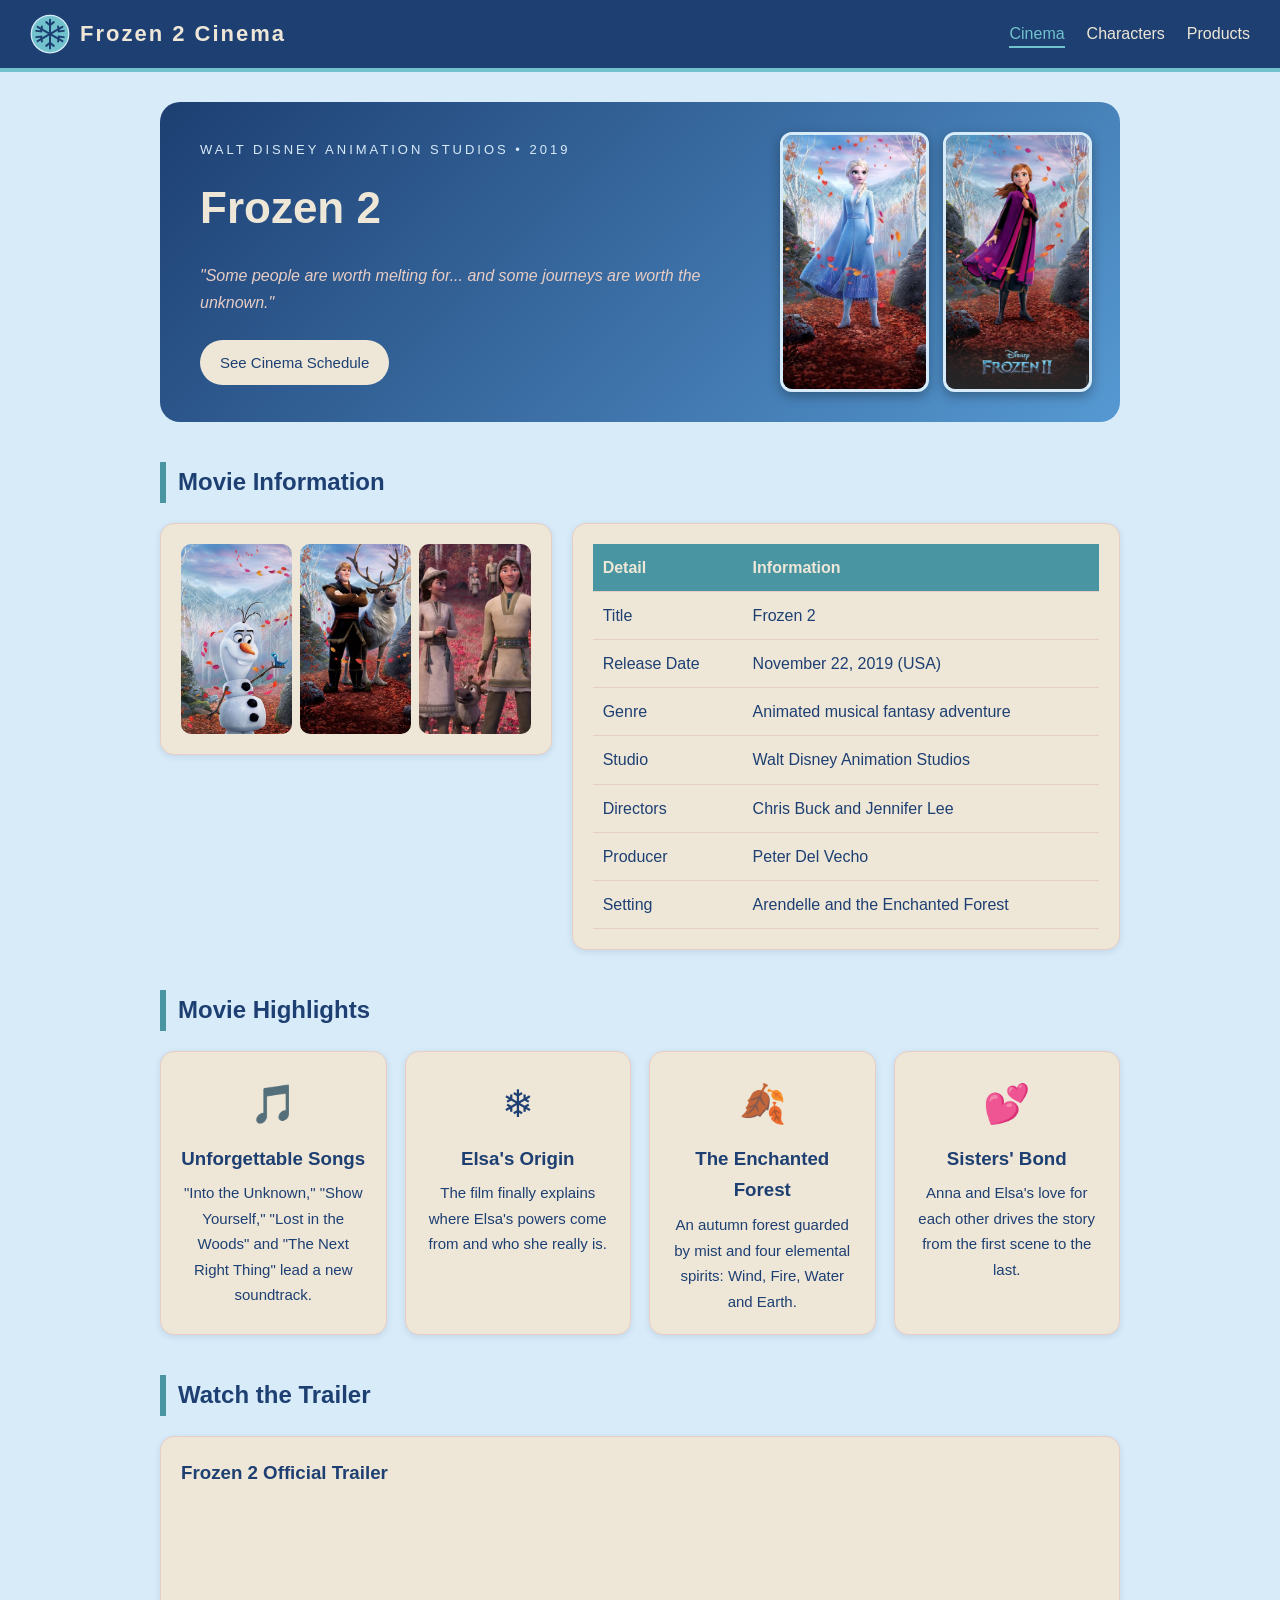
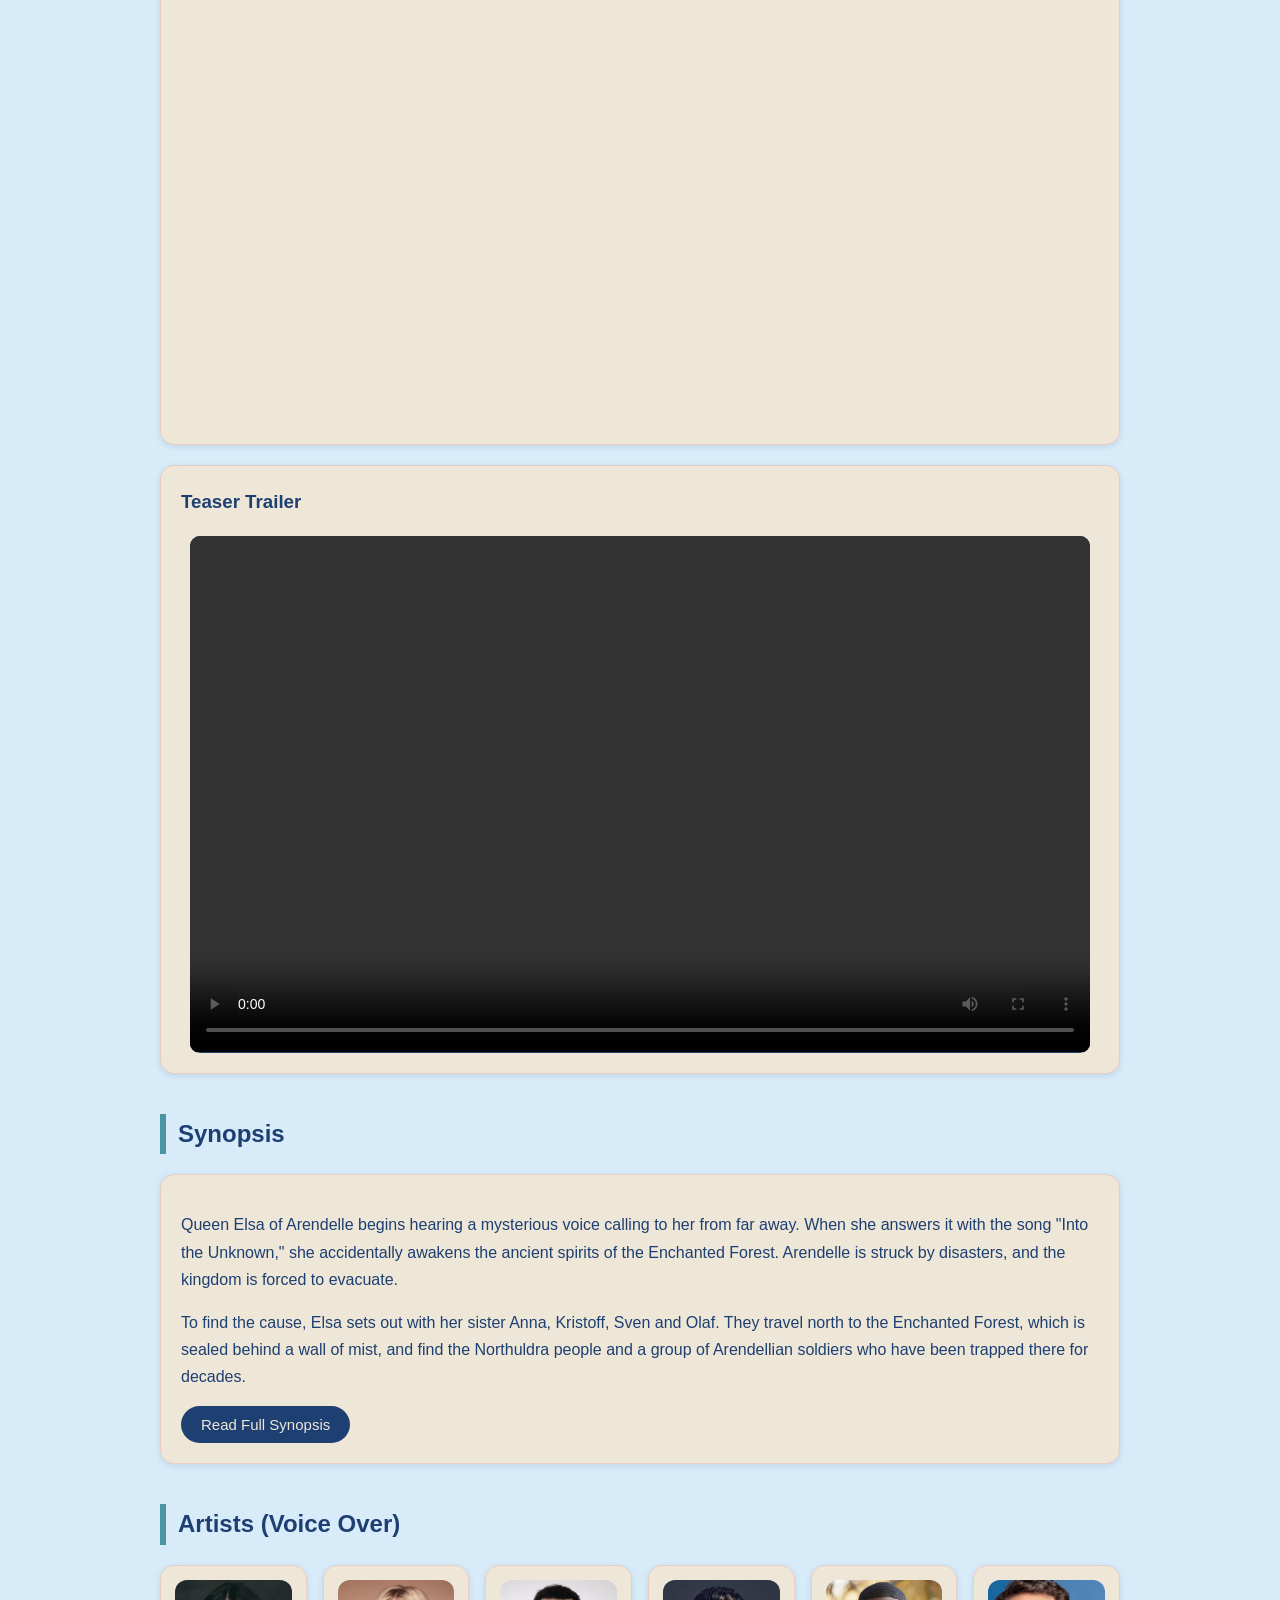
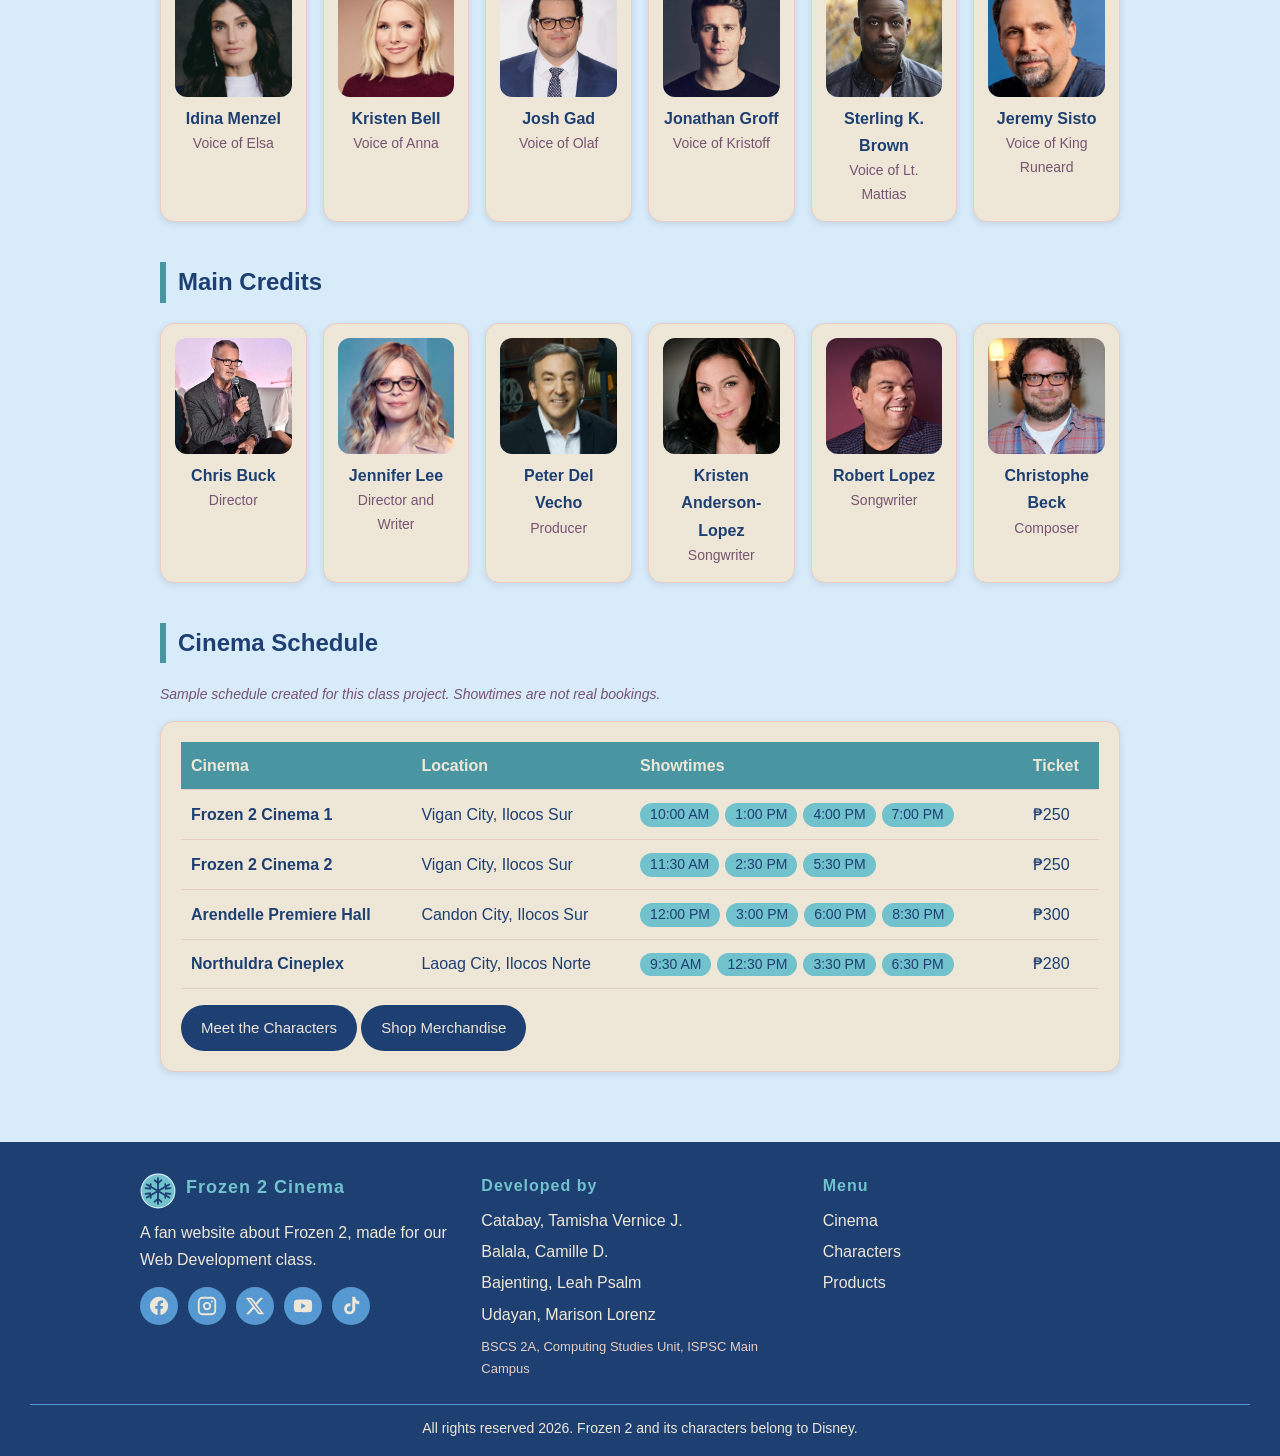
<file: index.html>
<!DOCTYPE html>
<html lang="en">
<head>
    <meta charset="UTF-8">
    <meta name="author" content="Camille">
    <meta name="viewport" content="width=device-width, initial-scale=1.0">
    <title>Frozen 2 | Feature</title>
    <link rel="stylesheet" href="css/main.css">
</head>
<body>
    <header class="top-header">
        <a class="brand" href="index.html">
            <img class="brand-logo" src="media/logo.svg" alt="Frozen 2 Cinema logo">
            <h1>Frozen 2 Cinema</h1>
        </a>
        <nav class="navbar">
            <ul class="nav-list">
                <li><a href="index.html#cinema" class="active">Cinema</a></li>
                <li><a href="characters.html">Characters</a></li>
                <li><a href="products.html">Products</a></li>
            </ul>
        </nav>
    </header>

    <div class="page-wrap">

        <section class="hero hero-split">
            <div class="hero-text">
                <p class="eyebrow">Walt Disney Animation Studios &bull; 2019</p>
                <h2>Frozen 2</h2>
                <p class="tagline">"Some people are worth melting for... and some journeys are worth the unknown."</p>
                <a class="btn btn-light" href="#cinema">See Cinema Schedule</a>
            </div>
            <div class="hero-art">
                <img src="media/characters/elsa.jpg" alt="Elsa in Frozen 2 poster art">
                <img src="media/characters/anna.jpg" alt="Anna in Frozen 2 poster art">
            </div>
        </section>

        <h2 class="section-title" id="info">Movie Information</h2>
        <section class="info-layout">
            <div class="card info-gallery">
                <img src="media/characters/olaf.jpg" alt="Olaf from Frozen 2">
                <img src="media/characters/kristoff-sven.jpg" alt="Kristoff and Sven from Frozen 2">
                <img src="media/characters/honeymaren-ryder.jpg" alt="Honeymaren and Ryder from Frozen 2">
            </div>
            <div class="card">
                <table>
                    <thead><tr><th>Detail</th><th>Information</th></tr></thead>
                    <tbody>
                        <tr><td>Title</td><td>Frozen 2</td></tr>
                        <tr><td>Release Date</td><td>November 22, 2019 (USA)</td></tr>
                        <tr><td>Genre</td><td>Animated musical fantasy adventure</td></tr>
                        <tr><td>Studio</td><td>Walt Disney Animation Studios</td></tr>
                        <tr><td>Directors</td><td>Chris Buck and Jennifer Lee</td></tr>
                        <tr><td>Producer</td><td>Peter Del Vecho</td></tr>
                        <tr><td>Setting</td><td>Arendelle and the Enchanted Forest</td></tr>
                    </tbody>
                </table>
            </div>
        </section>

        <h2 class="section-title" id="highlights">Movie Highlights</h2>
        <section class="highlight-grid">
            <div class="card highlight"><span class="hl-icon">&#127925;</span><h3>Unforgettable Songs</h3><p>"Into the Unknown," "Show Yourself," "Lost in the Woods" and "The Next Right Thing" lead a new soundtrack.</p></div>
            <div class="card highlight"><span class="hl-icon">&#10052;</span><h3>Elsa's Origin</h3><p>The film finally explains where Elsa's powers come from and who she really is.</p></div>
            <div class="card highlight"><span class="hl-icon">&#127810;</span><h3>The Enchanted Forest</h3><p>An autumn forest guarded by mist and four elemental spirits: Wind, Fire, Water and Earth.</p></div>
            <div class="card highlight"><span class="hl-icon">&#128149;</span><h3>Sisters' Bond</h3><p>Anna and Elsa's love for each other drives the story from the first scene to the last.</p></div>
        </section>

        <h2 class="section-title" id="videos">Watch the Trailer</h2>
        <section class="video-grid">
            <div class="card featured-video">
                <h3>Frozen 2 Official Trailer</h3>
                <div class="video-frame">
                    <iframe src="https://www.youtube.com/embed/bwzLiQZDw2I" title="Frozen 2 official trailer"
                        allow="accelerometer; autoplay; clipboard-write; encrypted-media; gyroscope; picture-in-picture" allowfullscreen></iframe>
                </div>
            </div>
            <div class="card featured-video" id="teaserBox">
                <h3>Teaser Trailer</h3>
                <div class="video-frame">
                    <video id="teaserVideo" controls preload="metadata">
                        <source src="media/videos/trailer.mp4" type="video/mp4">
                        Your browser does not support the video tag.
                    </video>
                </div>
            </div>
        </section>

        <h2 class="section-title" id="synopsis">Synopsis</h2>
        <section class="card">
            <p>
                Queen Elsa of Arendelle begins hearing a mysterious voice calling to her from far away. When she
                answers it with the song "Into the Unknown," she accidentally awakens the ancient spirits of the
                Enchanted Forest. Arendelle is struck by disasters, and the kingdom is forced to evacuate.
            </p>
            <p>
                To find the cause, Elsa sets out with her sister Anna, Kristoff, Sven and Olaf. They travel
                north to the Enchanted Forest, which is sealed behind a wall of mist, and find the Northuldra
                people and a group of Arendellian soldiers who have been trapped there for decades.
            </p>

            <div id="synopsisMore" class="hidden">
                <p>
                    They learn that the conflict began when a dam, a "gift" from Elsa and Anna's grandfather,
                    King Runeard, to the Northuldra, ended in a fight that killed him. The spirits of the
                    forest (Wind, Fire, Water and Earth) grew angry and sealed the forest in mist. Elsa
                    discovers that her mother, Queen Iduna, was a Northuldra woman who once saved their
                    father, Agnarr, from that fight.
                </p>
                <p>
                    Elsa follows the voice to Ahtohallan, a legendary glacier that holds the memories of the
                    past. There she learns the truth about the dam and about herself: she is the "fifth spirit,"
                    the bridge between humans and nature. But the journey costs her: Elsa freezes in
                    Ahtohallan, and Olaf fades away, which makes Anna believe her sister is gone.
                </p>
                <p>
                    Heartbroken but determined to do "the next right thing," Anna destroys the dam to set the
                    forest free. The flood heads for Arendelle until Elsa, thawed, holds back the wave. The
                    mist lifts, the Northuldra and Arendelle are at peace, Olaf returns, Anna becomes Queen
                    of Arendelle, and Elsa chooses to stay in the Enchanted Forest as its protector.
                </p>
                <p class="note">Spoiler warning: the full plot is shown above.</p>
            </div>

            <button id="synopsisBtn" class="btn" onclick="toggleSynopsis()">Read Full Synopsis</button>
        </section>

        <h2 class="section-title" id="artists">Artists (Voice Over)</h2>
        <section class="person-grid">
                <div class="card person-card">
                    <div class="person-photo"><img src="media/characters/IDINA.jpg" alt="Idina Menzel"></div>
                    <h3>Idina Menzel</h3>
                    <p class="job">Voice of Elsa</p>
                </div>
                <div class="card person-card">
                    <div class="person-photo"><img src="media/characters/Kristine.jpg" alt="Kristen Bell"></div>
                    <h3>Kristen Bell</h3>
                    <p class="job">Voice of Anna</p>
                </div>
                <div class="card person-card">
                    <div class="person-photo"><img src="media/characters/Josh.jpg" alt="Josh Gad"></div>
                    <h3>Josh Gad</h3>
                    <p class="job">Voice of Olaf</p>
                </div>
                <div class="card person-card">
                    <div class="person-photo"><img src="media/characters/Jonathan.jpg" alt="Jonathan Groff"></div>
                    <h3>Jonathan Groff</h3>
                    <p class="job">Voice of Kristoff</p>
                </div>
                <div class="card person-card">
                    <div class="person-photo"><img src="media/characters/Sterling.jpg" alt="Sterling K. Brown"></div>
                    <h3>Sterling K. Brown</h3>
                    <p class="job">Voice of Lt. Mattias</p>
                </div>
                <div class="card person-card">
                    <div class="person-photo"><img src="media/characters/Jeremy.jpg" alt="Jeremy Sisto"></div>
                    <h3>Jeremy Sisto</h3>
                    <p class="job">Voice of King Runeard</p>
                </div>
        </section>

        <h2 class="section-title" id="credits">Main Credits</h2>
        <section class="person-grid">
                <div class="card person-card">
                    <div class="person-photo"><img src="media/characters/Chris_Buck.jpg" alt="Chris Buck"></div>
                    <h3>Chris Buck</h3>
                    <p class="job">Director</p>
                </div>
                <div class="card person-card">
                    <div class="person-photo"><img src="media/characters/Jennifer.jpg" alt="Jennifer Lee"></div>
                    <h3>Jennifer Lee</h3>
                    <p class="job">Director and Writer</p>
                </div>
                <div class="card person-card">
                    <div class="person-photo"><img src="media/characters/Peter.jpg" alt="Peter Del Vecho"></div>
                    <h3>Peter Del Vecho</h3>
                    <p class="job">Producer</p>
                </div>
                <div class="card person-card">
                    <div class="person-photo"><img src="media/characters/Kristen_Anderson.jpg" alt="Kristen Anderson-Lopez"></div>
                    <h3>Kristen Anderson-Lopez</h3>
                    <p class="job">Songwriter</p>
                </div>
                <div class="card person-card">
                    <div class="person-photo"><img src="media/characters/Robert.jpg" alt="Robert Lopez"></div>
                    <h3>Robert Lopez</h3>
                    <p class="job">Songwriter</p>
                </div>
                <div class="card person-card">
                    <div class="person-photo"><img src="media/characters/Christophe.jpg" alt="Christophe Beck"></div>
                    <h3>Christophe Beck</h3>
                    <p class="job">Composer</p>
                </div>
        </section>

        <h2 class="section-title" id="cinema">Cinema Schedule</h2>
        <p class="note">Sample schedule created for this class project. Showtimes are not real bookings.</p>
        <section class="card">
            <div class="table-scroll">
            <table class="schedule">
                <thead>
                    <tr><th>Cinema</th><th>Location</th><th>Showtimes</th><th>Ticket</th></tr>
                </thead>
                <tbody>
                    <tr><td>Frozen 2 Cinema 1</td><td>Vigan City, Ilocos Sur</td><td><span class="time">10:00 AM</span><span class="time">1:00 PM</span><span class="time">4:00 PM</span><span class="time">7:00 PM</span></td><td>&#8369;250</td></tr>
                    <tr><td>Frozen 2 Cinema 2</td><td>Vigan City, Ilocos Sur</td><td><span class="time">11:30 AM</span><span class="time">2:30 PM</span><span class="time">5:30 PM</span></td><td>&#8369;250</td></tr>
                    <tr><td>Arendelle Premiere Hall</td><td>Candon City, Ilocos Sur</td><td><span class="time">12:00 PM</span><span class="time">3:00 PM</span><span class="time">6:00 PM</span><span class="time">8:30 PM</span></td><td>&#8369;300</td></tr>
                    <tr><td>Northuldra Cineplex</td><td>Laoag City, Ilocos Norte</td><td><span class="time">9:30 AM</span><span class="time">12:30 PM</span><span class="time">3:30 PM</span><span class="time">6:30 PM</span></td><td>&#8369;280</td></tr>
                </tbody>
            </table>
            </div>
            <p style="margin-bottom:0"><a class="btn" href="characters.html">Meet the Characters</a> <a class="btn" href="products.html">Shop Merchandise</a></p>
        </section>
    </div>

    <footer class="footer">
        <div class="footer-grid">
            <div class="footer-col">
                <div class="footer-brand">
                    <img class="brand-logo" src="media/logo.svg" alt="Frozen 2 Cinema logo">
                    <h4>Frozen 2 Cinema</h4>
                </div>
                <p>A fan website about Frozen 2, made for our Web Development class.</p>
                <div class="socials"><a class="social" href="https://www.facebook.com/" target="_blank" rel="noopener" aria-label="Facebook" title="Facebook"><svg viewBox="0 0 24 24" width="22" height="22" fill="currentColor" aria-hidden="true"><path d="M22 12a10 10 0 1 0-11.6 9.9v-7H7.9V12h2.5V9.8c0-2.5 1.5-3.9 3.8-3.9 1.1 0 2.2.2 2.2.2v2.5h-1.3c-1.2 0-1.6.8-1.6 1.6V12h2.8l-.4 2.9h-2.3v7A10 10 0 0 0 22 12z"/></svg></a><a class="social" href="https://www.instagram.com/" target="_blank" rel="noopener" aria-label="Instagram" title="Instagram"><svg viewBox="0 0 24 24" width="22" height="22" fill="currentColor" aria-hidden="true"><path d="M7 2h10a5 5 0 0 1 5 5v10a5 5 0 0 1-5 5H7a5 5 0 0 1-5-5V7a5 5 0 0 1 5-5zm0 2a3 3 0 0 0-3 3v10a3 3 0 0 0 3 3h10a3 3 0 0 0 3-3V7a3 3 0 0 0-3-3H7zm5 3.5a4.5 4.5 0 1 1 0 9 4.5 4.5 0 0 1 0-9zm0 2a2.5 2.5 0 1 0 0 5 2.5 2.5 0 0 0 0-5zM17.3 5.9a1.1 1.1 0 1 1 0 2.2 1.1 1.1 0 0 1 0-2.2z"/></svg></a><a class="social" href="https://x.com/" target="_blank" rel="noopener" aria-label="X" title="X"><svg viewBox="0 0 24 24" width="22" height="22" fill="currentColor" aria-hidden="true"><path d="M17.8 3h3.1l-6.8 7.7L22 21h-6.2l-4.9-6.4L5.3 21H2.2l7.3-8.3L2 3h6.4l4.4 5.8L17.8 3zm-1.1 16.2h1.7L7.3 4.7H5.5l11.2 14.5z"/></svg></a><a class="social" href="https://www.youtube.com/" target="_blank" rel="noopener" aria-label="YouTube" title="YouTube"><svg viewBox="0 0 24 24" width="22" height="22" fill="currentColor" aria-hidden="true"><path d="M21.6 7.2a2.5 2.5 0 0 0-1.8-1.8C18.2 5 12 5 12 5s-6.2 0-7.8.4A2.5 2.5 0 0 0 2.4 7.2C2 8.8 2 12 2 12s0 3.2.4 4.8a2.5 2.5 0 0 0 1.8 1.8C5.8 19 12 19 12 19s6.2 0 7.8-.4a2.5 2.5 0 0 0 1.8-1.8c.4-1.6.4-4.8.4-4.8s0-3.2-.4-4.8zM10 15V9l5.2 3L10 15z"/></svg></a><a class="social" href="https://www.tiktok.com/" target="_blank" rel="noopener" aria-label="TikTok" title="TikTok"><svg viewBox="0 0 24 24" width="22" height="22" fill="currentColor" aria-hidden="true"><path d="M16.6 2h-3.2v13.2a2.9 2.9 0 1 1-2.9-2.9c.3 0 .6 0 .9.1V9a6.1 6.1 0 1 0 5.2 6V8.6a7.5 7.5 0 0 0 4.4 1.4V6.8a4.4 4.4 0 0 1-4.4-4.8z"/></svg></a></div>
            </div>
            <div class="footer-col">
                <h4>Developed by</h4>
                <ul>
                    <li>Catabay, Tamisha Vernice J.</li>
                    <li>Balala, Camille D.</li>
                    <li>Bajenting, Leah Psalm</li>
                    <li>Udayan, Marison Lorenz</li>
                </ul>
                <p class="small">BSCS 2A, Computing Studies Unit, ISPSC Main Campus</p>
            </div>
            <div class="footer-col">
                <h4>Menu</h4>
                <ul>
                    <li><a href="index.html#cinema">Cinema</a></li>
                    <li><a href="characters.html">Characters</a></li>
                    <li><a href="products.html">Products</a></li>
                </ul>
            </div>
        </div>
        <p class="copy">All rights reserved 2026. Frozen 2 and its characters belong to Disney.</p>
    </footer>

    <script src="js/main.js"></script>
</body>
</html>
</file>
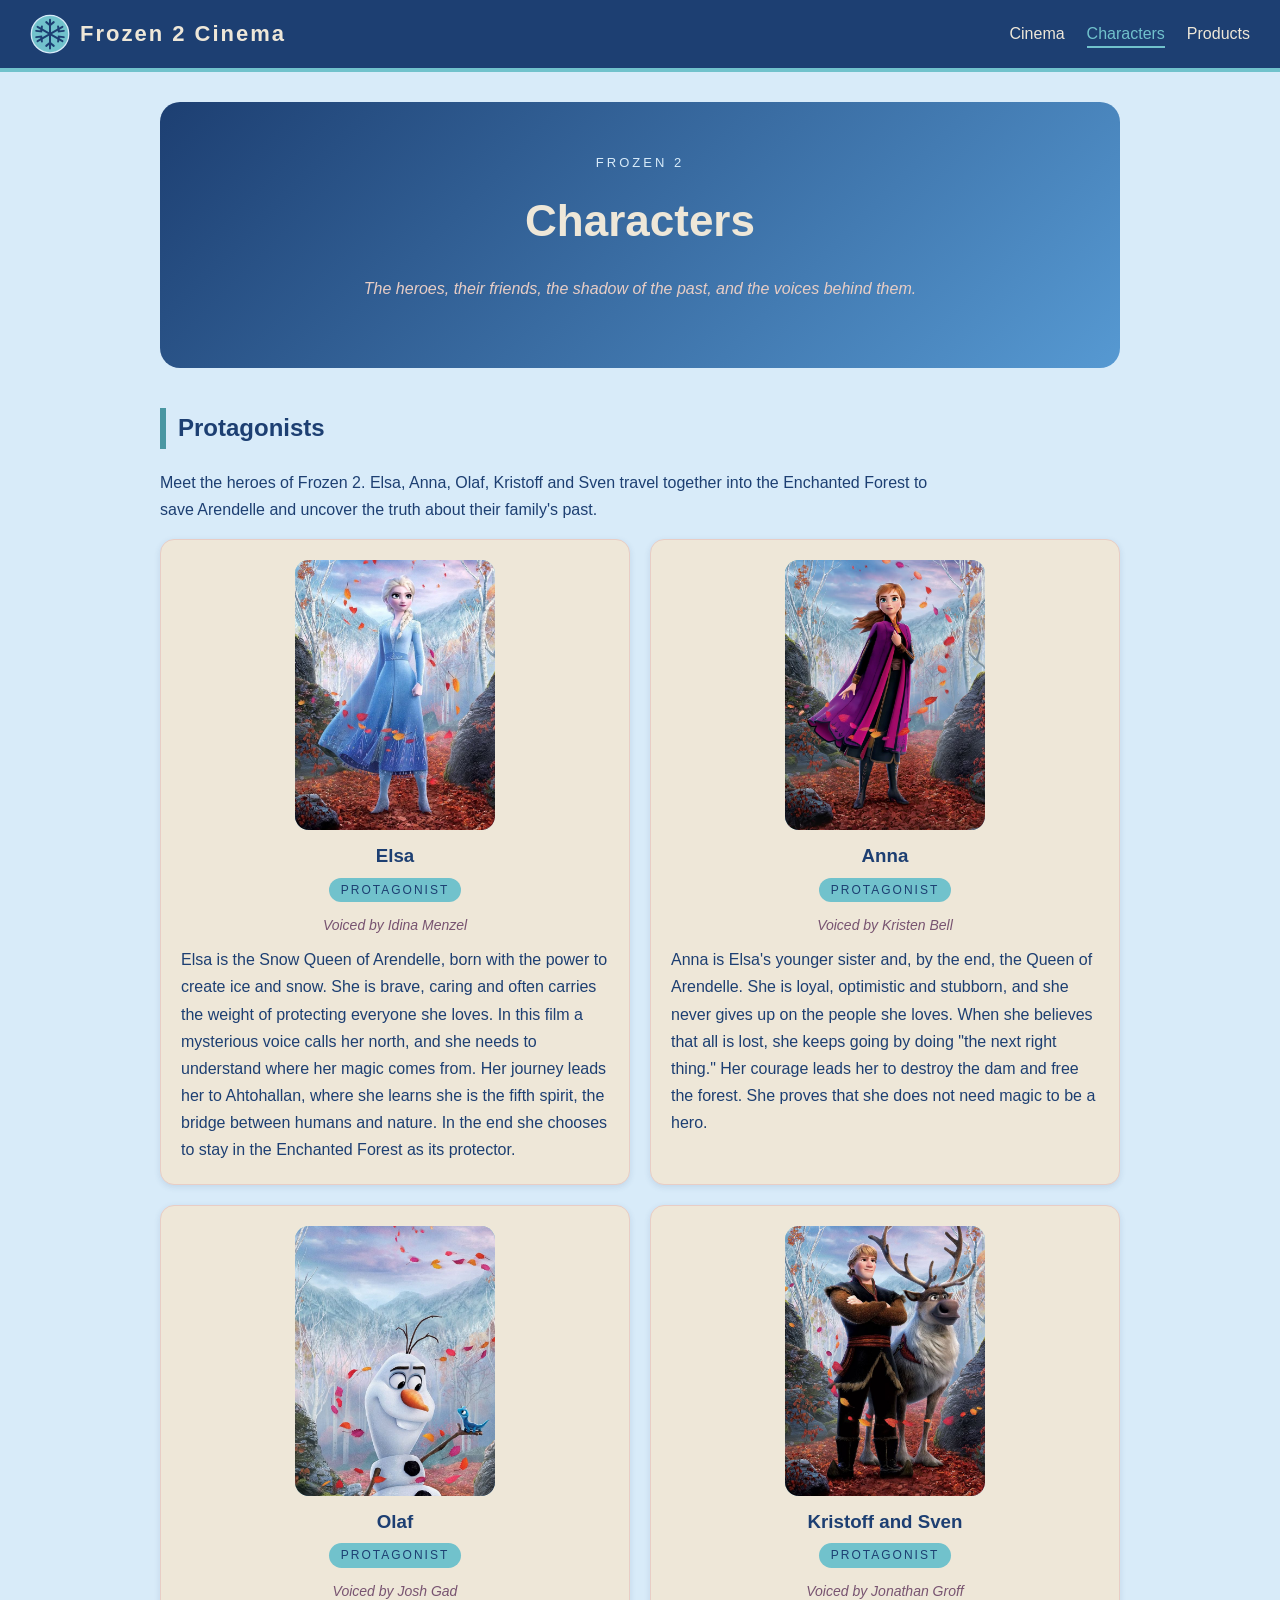
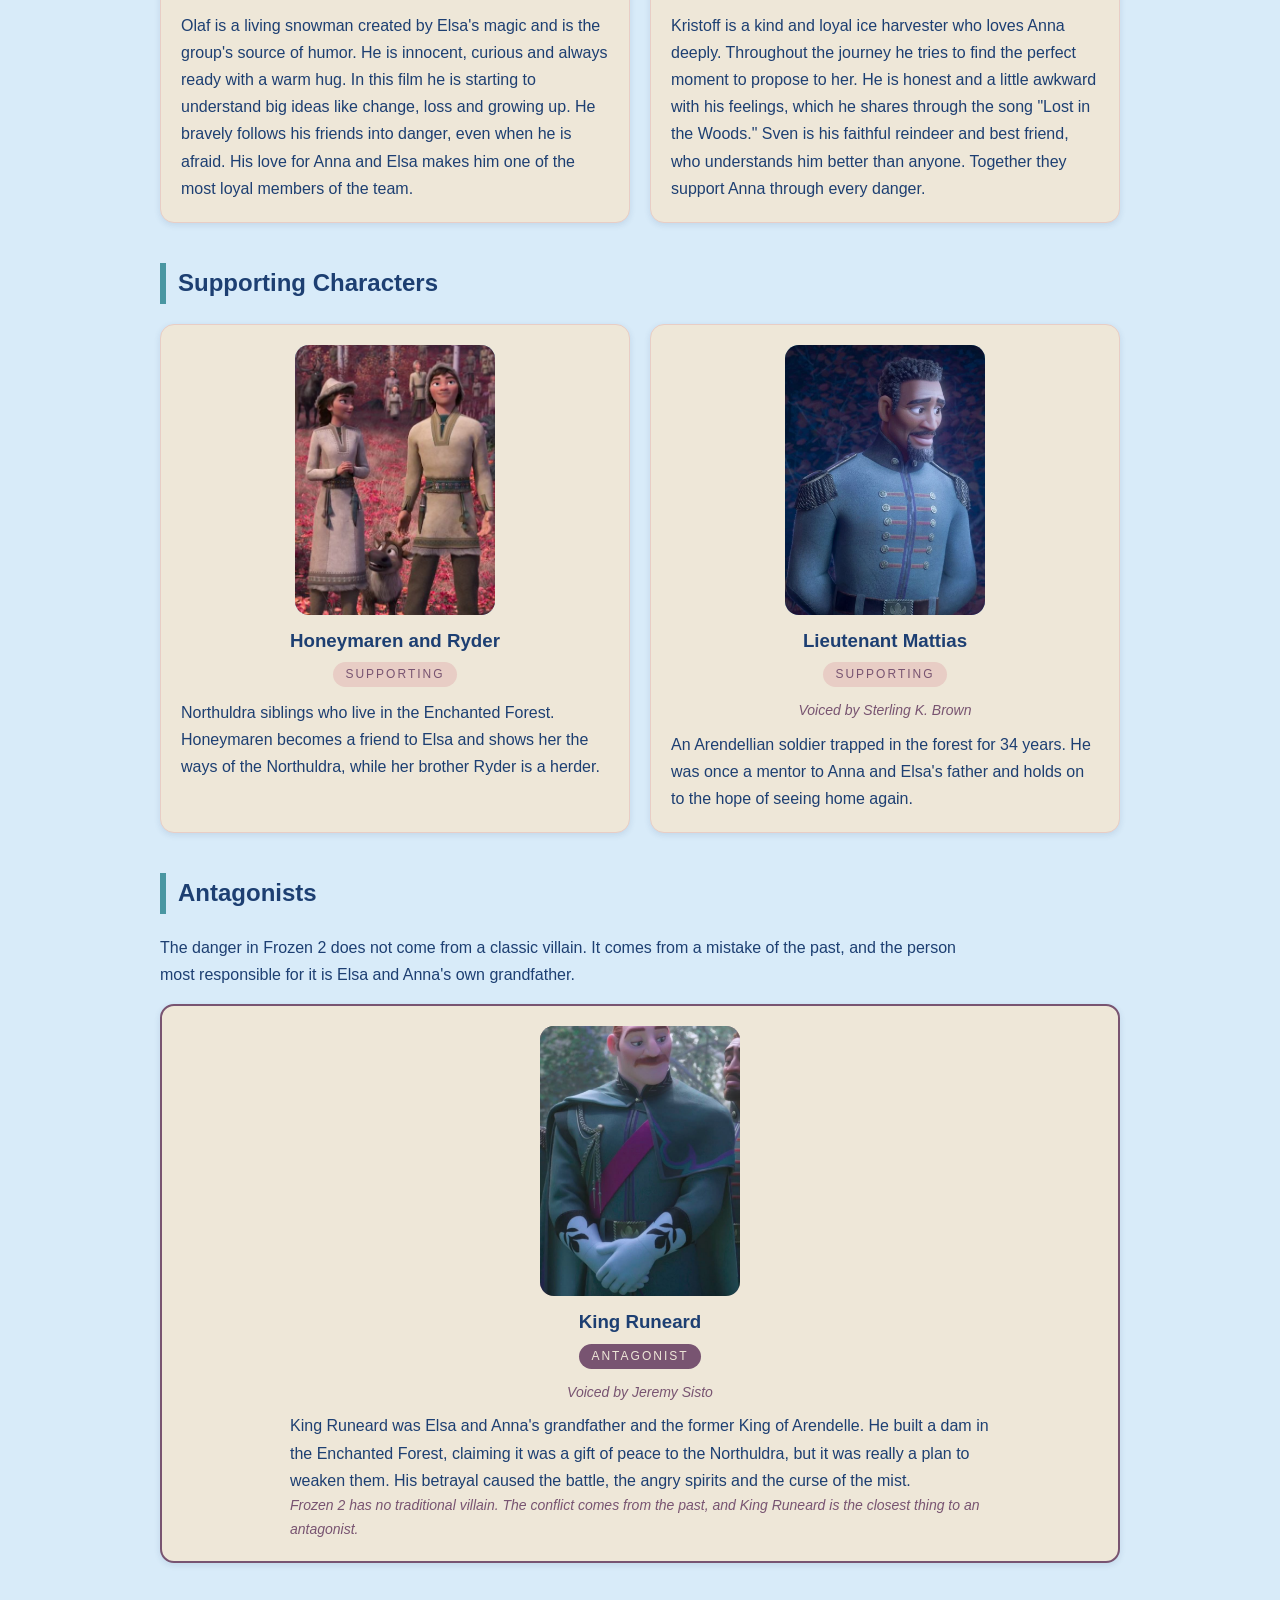
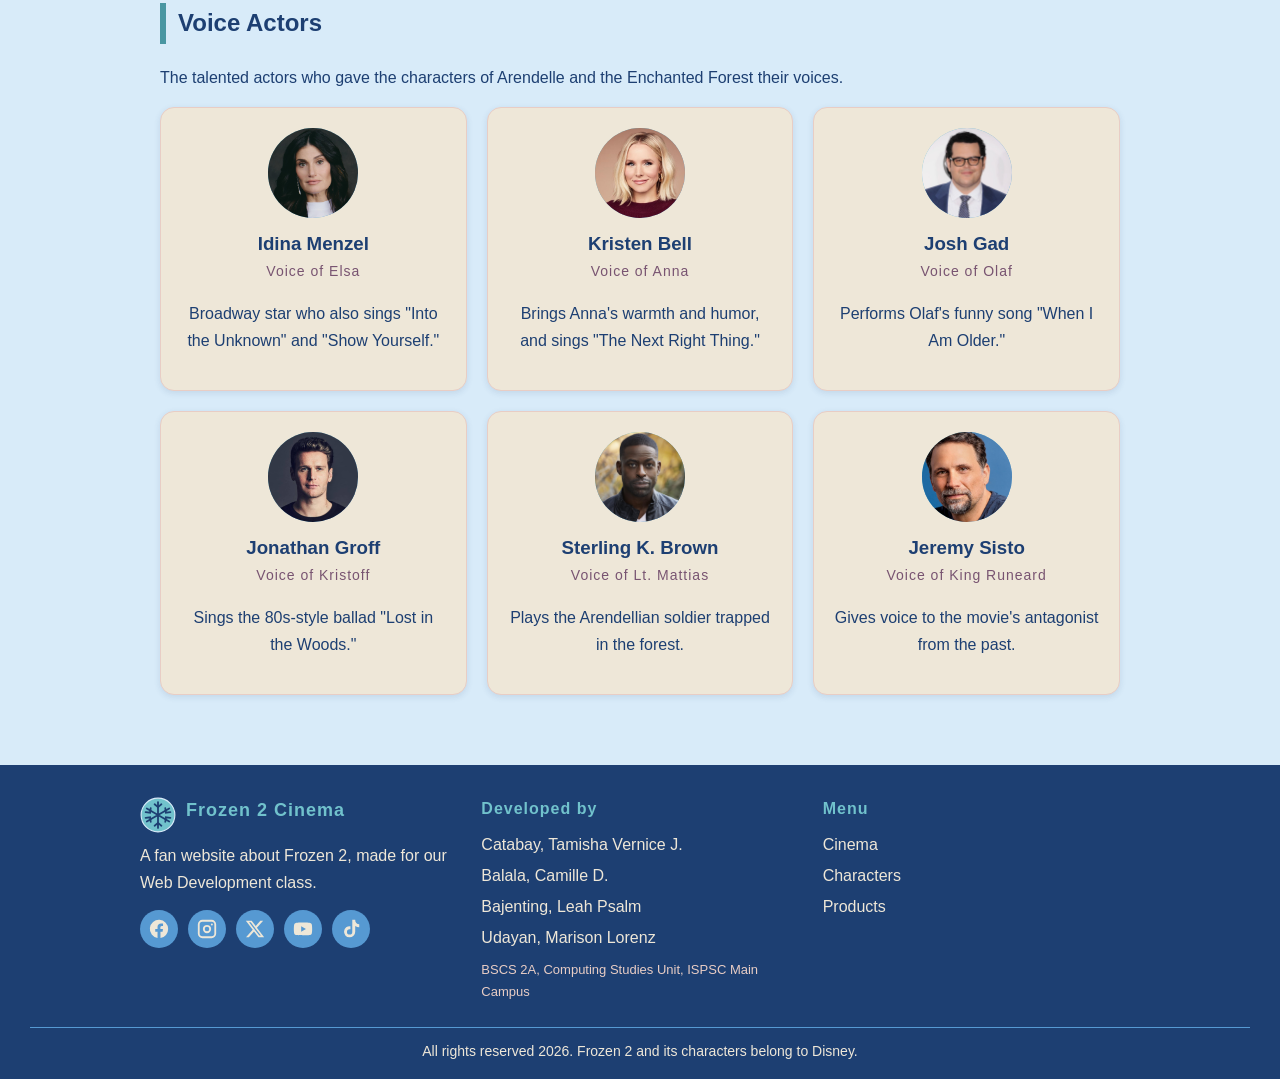
<file: characters.html>
<!DOCTYPE html>
<html lang="en">
<head>
    <meta charset="UTF-8">
    <meta name="author" content="Camille">
    <meta name="viewport" content="width=device-width, initial-scale=1.0">
    <title>Characters | Frozen 2</title>
    <link rel="stylesheet" href="css/main.css">
    <link rel="stylesheet" href="css/characters.css">
</head>
<body>
    <header class="top-header">
        <a class="brand" href="index.html">
            <img class="brand-logo" src="media/logo.svg" alt="Frozen 2 Cinema logo">
            <h1>Frozen 2 Cinema</h1>
        </a>
        <nav class="navbar">
            <ul class="nav-list">
                <li><a href="index.html#cinema">Cinema</a></li>
                <li><a href="characters.html" class="active">Characters</a></li>
                <li><a href="products.html">Products</a></li>
            </ul>
        </nav>
    </header>

    <div class="page-wrap">

        <section class="hero">
            <p class="eyebrow">Frozen 2</p>
            <h2>Characters</h2>
            <p class="tagline">The heroes, their friends, the shadow of the past, and the voices behind them.</p>
        </section>

        <h2 class="section-title" id="protagonists">Protagonists</h2>
        <p class="section-intro">Meet the heroes of Frozen 2. Elsa, Anna, Olaf, Kristoff and Sven travel together into the Enchanted Forest to save Arendelle and uncover the truth about their family's past.</p>
        <section class="char-grid two">
            <div class="card char-card ">
                <div class="avatar"><img src="media/characters/elsa.jpg" alt="Elsa"></div>
                <h3>Elsa</h3>
                <span class="role protagonist">Protagonist</span>
                <p class="voiced">Voiced by Idina Menzel</p>
                <p>Elsa is the Snow Queen of Arendelle, born with the power to create ice and snow. She is brave, caring and often carries the weight of protecting everyone she loves. In this film a mysterious voice calls her north, and she needs to understand where her magic comes from. Her journey leads her to Ahtohallan, where she learns she is the fifth spirit, the bridge between humans and nature. In the end she chooses to stay in the Enchanted Forest as its protector.</p>
            </div>

            <div class="card char-card ">
                <div class="avatar"><img src="media/characters/anna.jpg" alt="Anna"></div>
                <h3>Anna</h3>
                <span class="role protagonist">Protagonist</span>
                <p class="voiced">Voiced by Kristen Bell</p>
                <p>Anna is Elsa's younger sister and, by the end, the Queen of Arendelle. She is loyal, optimistic and stubborn, and she never gives up on the people she loves. When she believes that all is lost, she keeps going by doing "the next right thing." Her courage leads her to destroy the dam and free the forest. She proves that she does not need magic to be a hero.</p>
            </div>

            <div class="card char-card ">
                <div class="avatar"><img src="media/characters/olaf.jpg" alt="Olaf"></div>
                <h3>Olaf</h3>
                <span class="role protagonist">Protagonist</span>
                <p class="voiced">Voiced by Josh Gad</p>
                <p>Olaf is a living snowman created by Elsa's magic and is the group's source of humor. He is innocent, curious and always ready with a warm hug. In this film he is starting to understand big ideas like change, loss and growing up. He bravely follows his friends into danger, even when he is afraid. His love for Anna and Elsa makes him one of the most loyal members of the team.</p>
            </div>

            <div class="card char-card ">
                <div class="avatar"><img src="media/characters/kristoff-sven.jpg" alt="Kristoff and Sven"></div>
                <h3>Kristoff and Sven</h3>
                <span class="role protagonist">Protagonist</span>
                <p class="voiced">Voiced by Jonathan Groff</p>
                <p>Kristoff is a kind and loyal ice harvester who loves Anna deeply. Throughout the journey he tries to find the perfect moment to propose to her. He is honest and a little awkward with his feelings, which he shares through the song "Lost in the Woods." Sven is his faithful reindeer and best friend, who understands him better than anyone. Together they support Anna through every danger.</p>
            </div>
        </section>

        <h2 class="section-title" id="supporting">Supporting Characters</h2>
        <section class="char-grid two">
            <div class="card char-card ">
                <div class="avatar"><img src="media/characters/honeymaren-ryder.jpg" alt="Honeymaren and Ryder"></div>
                <h3>Honeymaren and Ryder</h3>
                <span class="role supporting">Supporting</span>
                <p>Northuldra siblings who live in the Enchanted Forest. Honeymaren becomes a friend to Elsa and shows her the ways of the Northuldra, while her brother Ryder is a herder.</p>
            </div>

            <div class="card char-card ">
                <div class="avatar"><img src="media/characters/mattias.jpg" alt="Lieutenant Mattias"></div>
                <h3>Lieutenant Mattias</h3>
                <span class="role supporting">Supporting</span>
                <p class="voiced">Voiced by Sterling K. Brown</p>
                <p>An Arendellian soldier trapped in the forest for 34 years. He was once a mentor to Anna and Elsa's father and holds on to the hope of seeing home again.</p>
            </div>
        </section>

        <h2 class="section-title" id="antagonists">Antagonists</h2>
        <p class="section-intro">The danger in Frozen 2 does not come from a classic villain. It comes from a mistake of the past, and the person most responsible for it is Elsa and Anna's own grandfather.</p>
        <section class="char-grid">
            <div class="card char-card antagonist-card">
                <div class="avatar"><img src="media/characters/king-runeard.jpg" alt="King Runeard"></div>
                <h3>King Runeard</h3>
                <span class="role antagonist">Antagonist</span>
                <p class="voiced">Voiced by Jeremy Sisto</p>
                <p>King Runeard was Elsa and Anna's grandfather and the former King of Arendelle. He built a dam in the Enchanted Forest, claiming it was a gift of peace to the Northuldra, but it was really a plan to weaken them. His betrayal caused the battle, the angry spirits and the curse of the mist.</p>
                <p class="note">Frozen 2 has no traditional villain. The conflict comes from the past, and King Runeard is the closest thing to an antagonist.</p>
            </div>
        </section>

        <h2 class="section-title" id="voice-actors">Voice Actors</h2>
        <p class="section-intro">The talented actors who gave the characters of Arendelle and the Enchanted Forest their voices.</p>
        <section class="crew-grid">
            <div class="card crew-card">
                <div class="crew-avatar"><img src="media/characters/IDINA.jpg" alt="Idina Menzel"></div>
                <h3>Idina Menzel</h3>
                <p class="job">Voice of Elsa</p>
                <p>Broadway star who also sings "Into the Unknown" and "Show Yourself."</p>
            </div>
            <div class="card crew-card">
                <div class="crew-avatar"><img src="media/characters/Kristine.jpg" alt="Kristen Bell"></div>
                <h3>Kristen Bell</h3>
                <p class="job">Voice of Anna</p>
                <p>Brings Anna's warmth and humor, and sings "The Next Right Thing."</p>
            </div>
            <div class="card crew-card">
                <div class="crew-avatar"><img src="media/characters/Josh.jpg" alt="Josh Gad"></div>
                <h3>Josh Gad</h3>
                <p class="job">Voice of Olaf</p>
                <p>Performs Olaf's funny song "When I Am Older."</p>
            </div>
            <div class="card crew-card">
                <div class="crew-avatar"><img src="media/characters/Jonathan.jpg" alt="Jonathan Groff"></div>
                <h3>Jonathan Groff</h3>
                <p class="job">Voice of Kristoff</p>
                <p>Sings the 80s-style ballad "Lost in the Woods."</p>
            </div>
            <div class="card crew-card">
                <div class="crew-avatar"><img src="media/characters/Sterling.jpg" alt="Sterling K. Brown"></div>
                <h3>Sterling K. Brown</h3>
                <p class="job">Voice of Lt. Mattias</p>
                <p>Plays the Arendellian soldier trapped in the forest.</p>
            </div>
            <div class="card crew-card">
                <div class="crew-avatar"><img src="media/characters/Jeremy.jpg" alt="Jeremy Sisto"></div>
                <h3>Jeremy Sisto</h3>
                <p class="job">Voice of King Runeard</p>
                <p>Gives voice to the movie's antagonist from the past.</p>
            </div>
        </section>
    </div>

    <footer class="footer">
        <div class="footer-grid">
            <div class="footer-col">
                <div class="footer-brand">
                    <img class="brand-logo" src="media/logo.svg" alt="Frozen 2 Cinema logo">
                    <h4>Frozen 2 Cinema</h4>
                </div>
                <p>A fan website about Frozen 2, made for our Web Development class.</p>
                <div class="socials"><a class="social" href="https://www.facebook.com/" target="_blank" rel="noopener" aria-label="Facebook" title="Facebook"><svg viewBox="0 0 24 24" width="22" height="22" fill="currentColor" aria-hidden="true"><path d="M22 12a10 10 0 1 0-11.6 9.9v-7H7.9V12h2.5V9.8c0-2.5 1.5-3.9 3.8-3.9 1.1 0 2.2.2 2.2.2v2.5h-1.3c-1.2 0-1.6.8-1.6 1.6V12h2.8l-.4 2.9h-2.3v7A10 10 0 0 0 22 12z"/></svg></a><a class="social" href="https://www.instagram.com/" target="_blank" rel="noopener" aria-label="Instagram" title="Instagram"><svg viewBox="0 0 24 24" width="22" height="22" fill="currentColor" aria-hidden="true"><path d="M7 2h10a5 5 0 0 1 5 5v10a5 5 0 0 1-5 5H7a5 5 0 0 1-5-5V7a5 5 0 0 1 5-5zm0 2a3 3 0 0 0-3 3v10a3 3 0 0 0 3 3h10a3 3 0 0 0 3-3V7a3 3 0 0 0-3-3H7zm5 3.5a4.5 4.5 0 1 1 0 9 4.5 4.5 0 0 1 0-9zm0 2a2.5 2.5 0 1 0 0 5 2.5 2.5 0 0 0 0-5zM17.3 5.9a1.1 1.1 0 1 1 0 2.2 1.1 1.1 0 0 1 0-2.2z"/></svg></a><a class="social" href="https://x.com/" target="_blank" rel="noopener" aria-label="X" title="X"><svg viewBox="0 0 24 24" width="22" height="22" fill="currentColor" aria-hidden="true"><path d="M17.8 3h3.1l-6.8 7.7L22 21h-6.2l-4.9-6.4L5.3 21H2.2l7.3-8.3L2 3h6.4l4.4 5.8L17.8 3zm-1.1 16.2h1.7L7.3 4.7H5.5l11.2 14.5z"/></svg></a><a class="social" href="https://www.youtube.com/" target="_blank" rel="noopener" aria-label="YouTube" title="YouTube"><svg viewBox="0 0 24 24" width="22" height="22" fill="currentColor" aria-hidden="true"><path d="M21.6 7.2a2.5 2.5 0 0 0-1.8-1.8C18.2 5 12 5 12 5s-6.2 0-7.8.4A2.5 2.5 0 0 0 2.4 7.2C2 8.8 2 12 2 12s0 3.2.4 4.8a2.5 2.5 0 0 0 1.8 1.8C5.8 19 12 19 12 19s6.2 0 7.8-.4a2.5 2.5 0 0 0 1.8-1.8c.4-1.6.4-4.8.4-4.8s0-3.2-.4-4.8zM10 15V9l5.2 3L10 15z"/></svg></a><a class="social" href="https://www.tiktok.com/" target="_blank" rel="noopener" aria-label="TikTok" title="TikTok"><svg viewBox="0 0 24 24" width="22" height="22" fill="currentColor" aria-hidden="true"><path d="M16.6 2h-3.2v13.2a2.9 2.9 0 1 1-2.9-2.9c.3 0 .6 0 .9.1V9a6.1 6.1 0 1 0 5.2 6V8.6a7.5 7.5 0 0 0 4.4 1.4V6.8a4.4 4.4 0 0 1-4.4-4.8z"/></svg></a></div>
            </div>
            <div class="footer-col">
                <h4>Developed by</h4>
                <ul>
                    <li>Catabay, Tamisha Vernice J.</li>
                    <li>Balala, Camille D.</li>
                    <li>Bajenting, Leah Psalm</li>
                    <li>Udayan, Marison Lorenz</li>
                </ul>
                <p class="small">BSCS 2A, Computing Studies Unit, ISPSC Main Campus</p>
            </div>
            <div class="footer-col">
                <h4>Menu</h4>
                <ul>
                    <li><a href="index.html#cinema">Cinema</a></li>
                    <li><a href="characters.html">Characters</a></li>
                    <li><a href="products.html">Products</a></li>
                </ul>
            </div>
        </div>
        <p class="copy">All rights reserved 2026. Frozen 2 and its characters belong to Disney.</p>
    </footer>

    
</body>
</html>
</file>
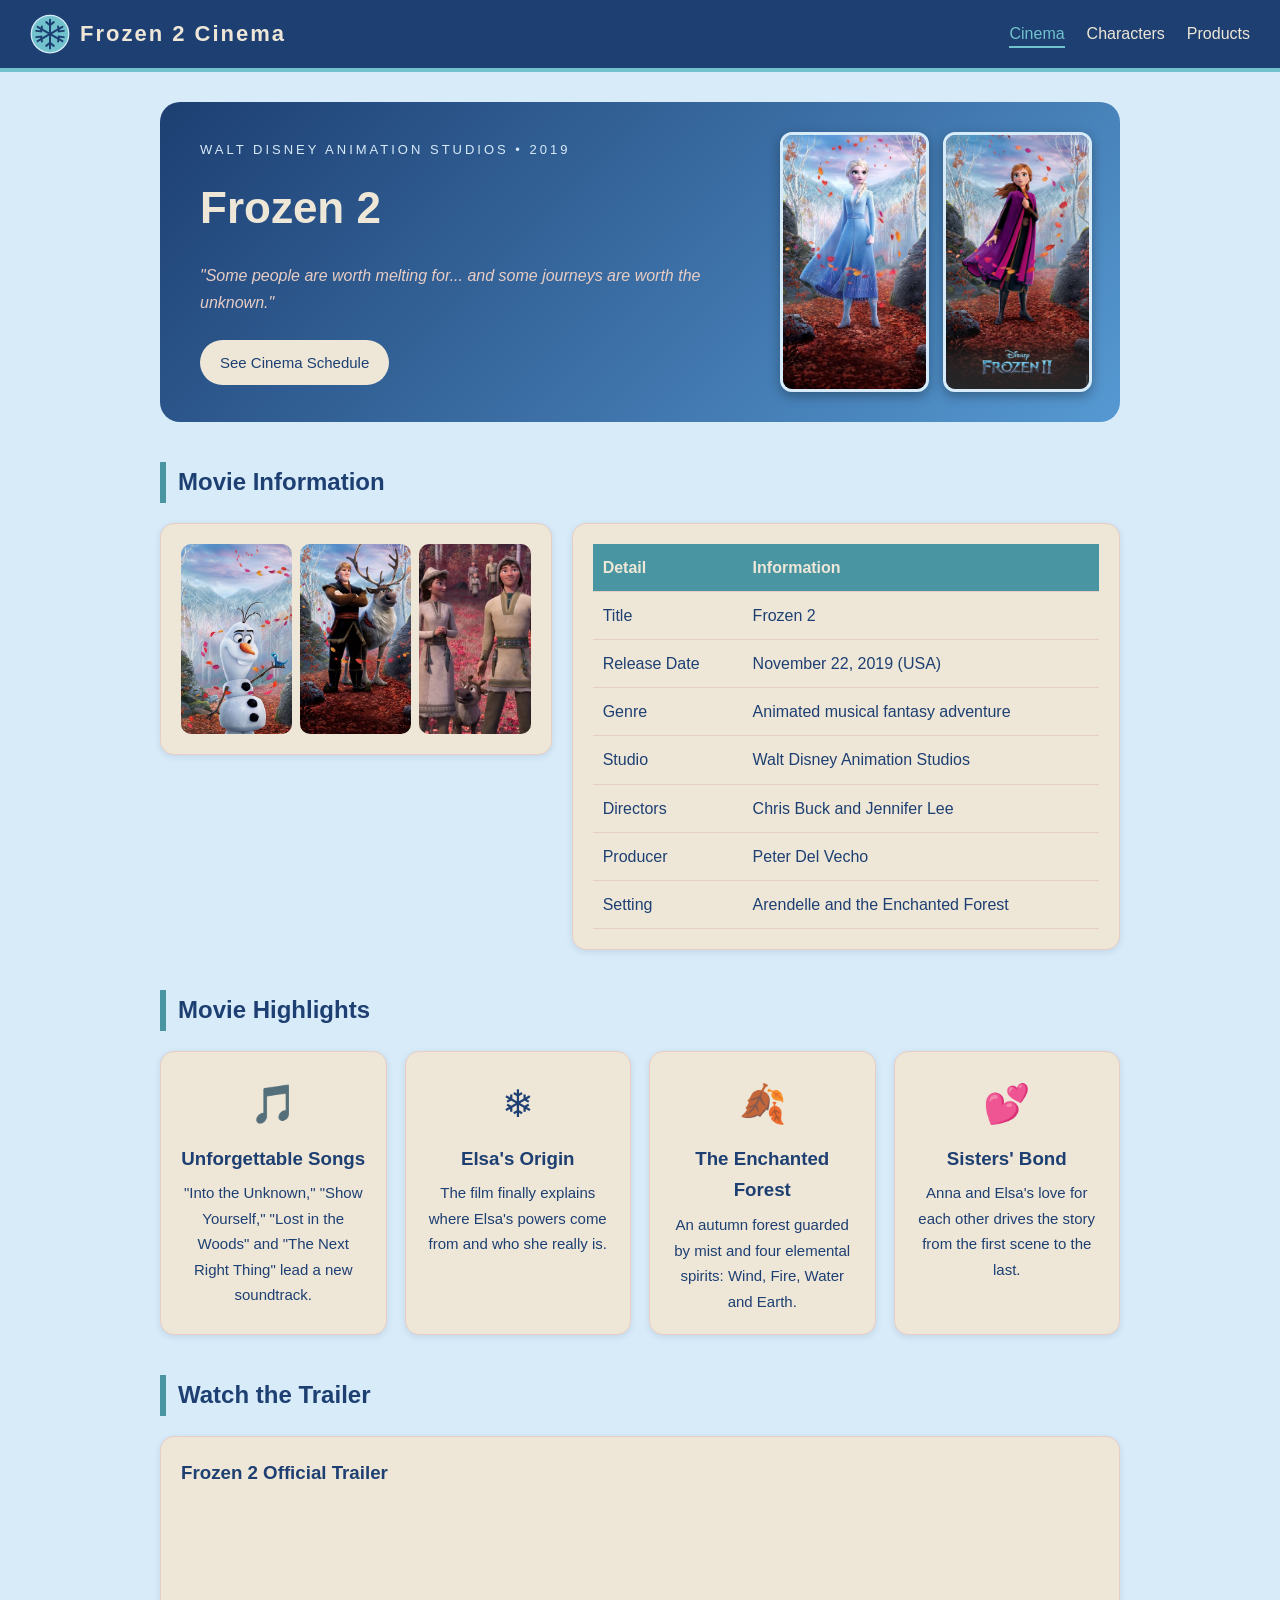
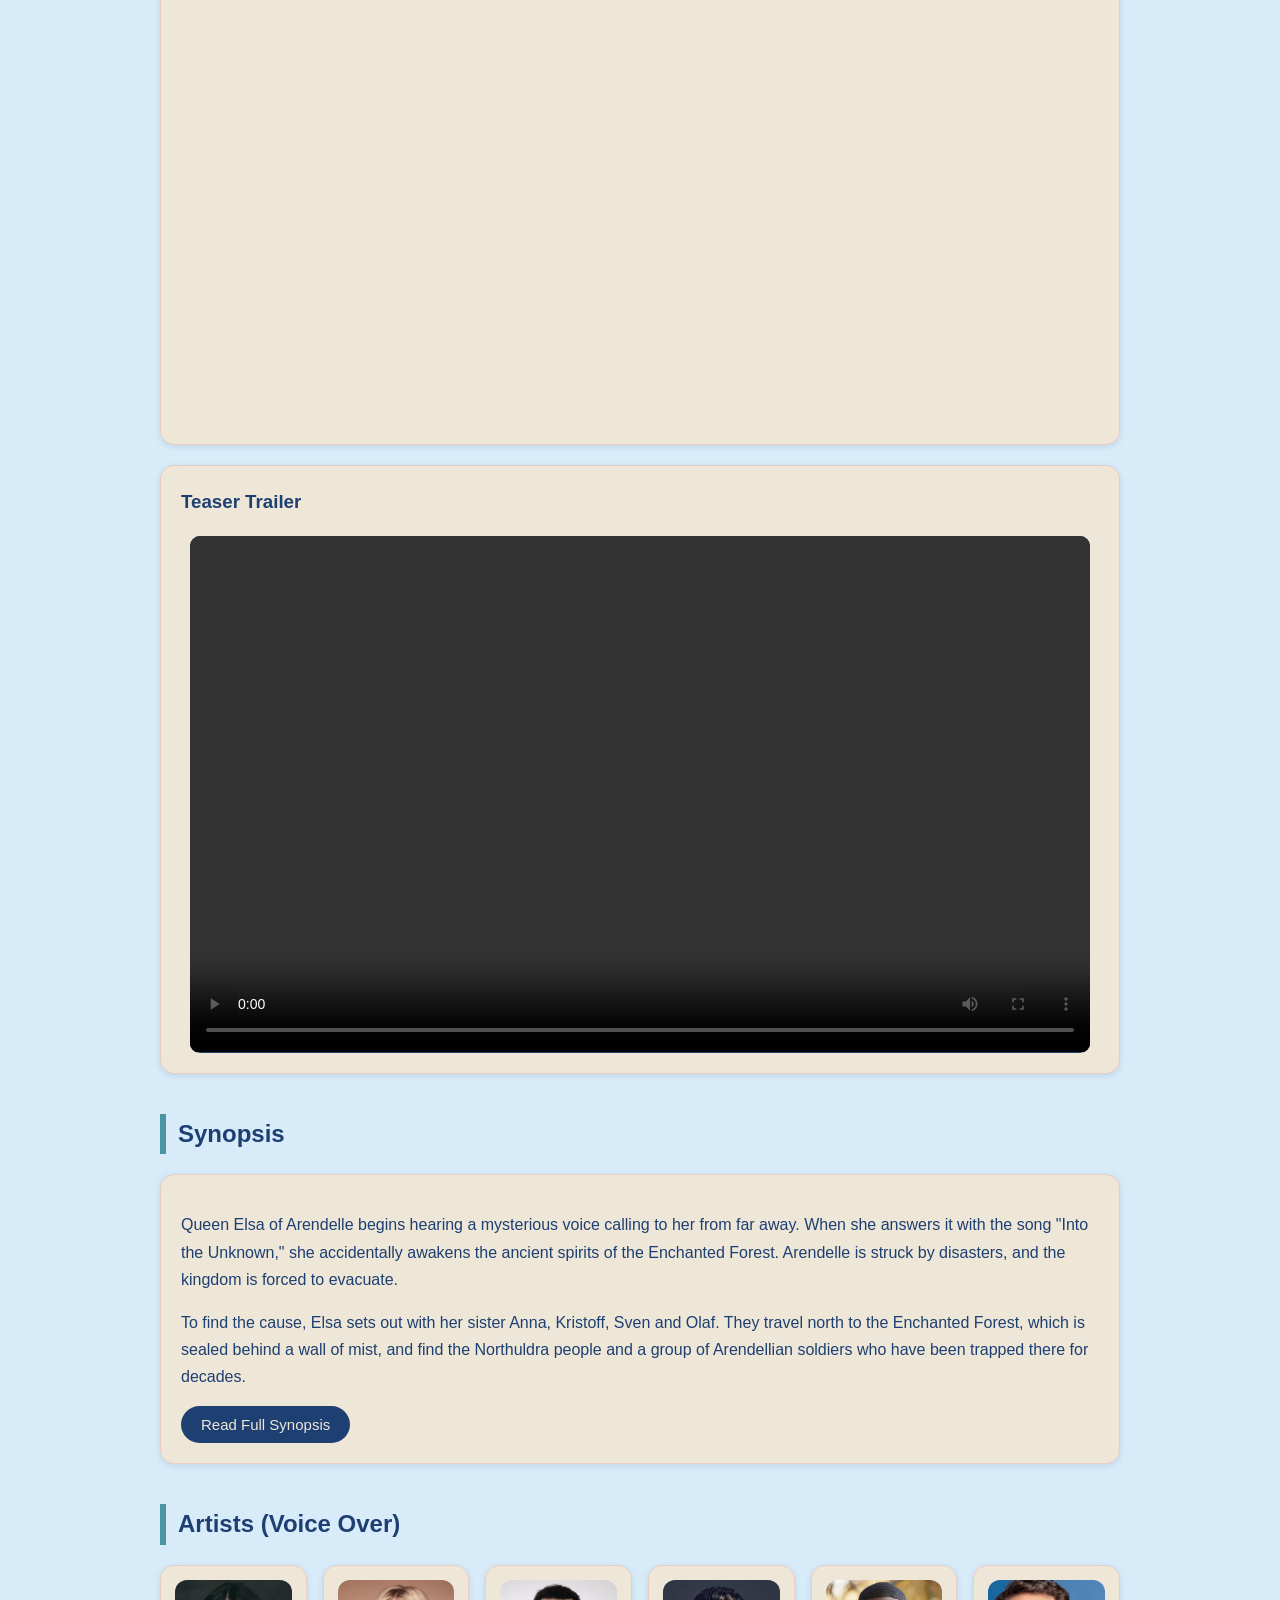
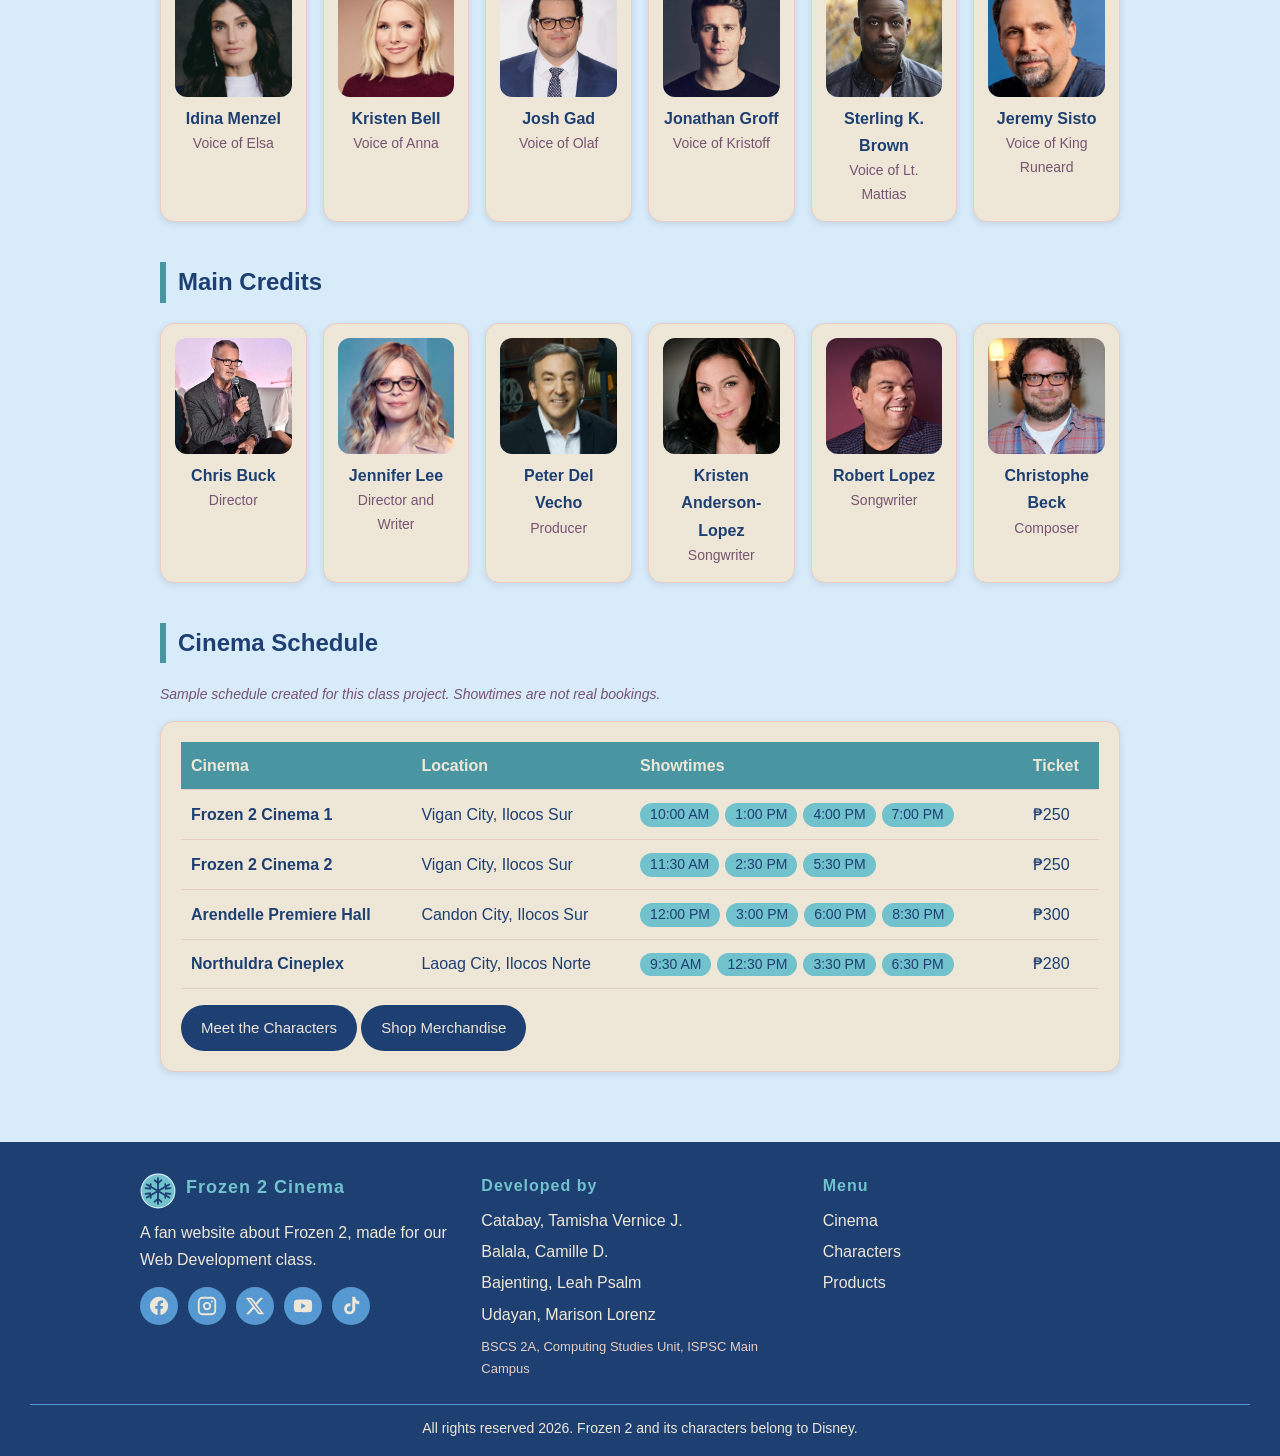
<file: main.html>
<!DOCTYPE html>
<html lang="en">
<head>
    <meta charset="UTF-8">
    <meta name="author" content="Camille">
    <meta name="viewport" content="width=device-width, initial-scale=1.0">
    <title>Frozen 2 | Feature</title>
    <link rel="stylesheet" href="css/main.css">
</head>
<body>
    <header class="top-header">
        <a class="brand" href="main.html">
            <img class="brand-logo" src="media/logo.svg" alt="Frozen 2 Cinema logo">
            <h1>Frozen 2 Cinema</h1>
        </a>
        <nav class="navbar">
            <ul class="nav-list">
                <li><a href="main.html#cinema" class="active">Cinema</a></li>
                <li><a href="characters.html">Characters</a></li>
                <li><a href="products.html">Products</a></li>
            </ul>
        </nav>
    </header>

    <div class="page-wrap">

        <section class="hero hero-split">
            <div class="hero-text">
                <p class="eyebrow">Walt Disney Animation Studios &bull; 2019</p>
                <h2>Frozen 2</h2>
                <p class="tagline">"Some people are worth melting for... and some journeys are worth the unknown."</p>
                <a class="btn btn-light" href="#cinema">See Cinema Schedule</a>
            </div>
            <div class="hero-art">
                <img src="media/characters/elsa.jpg" alt="Elsa in Frozen 2 poster art">
                <img src="media/characters/anna.jpg" alt="Anna in Frozen 2 poster art">
            </div>
        </section>

        <h2 class="section-title" id="info">Movie Information</h2>
        <section class="info-layout">
            <div class="card info-gallery">
                <img src="media/characters/olaf.jpg" alt="Olaf from Frozen 2">
                <img src="media/characters/kristoff-sven.jpg" alt="Kristoff and Sven from Frozen 2">
                <img src="media/characters/honeymaren-ryder.jpg" alt="Honeymaren and Ryder from Frozen 2">
            </div>
            <div class="card">
                <table>
                    <thead><tr><th>Detail</th><th>Information</th></tr></thead>
                    <tbody>
                        <tr><td>Title</td><td>Frozen 2</td></tr>
                        <tr><td>Release Date</td><td>November 22, 2019 (USA)</td></tr>
                        <tr><td>Genre</td><td>Animated musical fantasy adventure</td></tr>
                        <tr><td>Studio</td><td>Walt Disney Animation Studios</td></tr>
                        <tr><td>Directors</td><td>Chris Buck and Jennifer Lee</td></tr>
                        <tr><td>Producer</td><td>Peter Del Vecho</td></tr>
                        <tr><td>Setting</td><td>Arendelle and the Enchanted Forest</td></tr>
                    </tbody>
                </table>
            </div>
        </section>

        <h2 class="section-title" id="highlights">Movie Highlights</h2>
        <section class="highlight-grid">
            <div class="card highlight"><span class="hl-icon">&#127925;</span><h3>Unforgettable Songs</h3><p>"Into the Unknown," "Show Yourself," "Lost in the Woods" and "The Next Right Thing" lead a new soundtrack.</p></div>
            <div class="card highlight"><span class="hl-icon">&#10052;</span><h3>Elsa's Origin</h3><p>The film finally explains where Elsa's powers come from and who she really is.</p></div>
            <div class="card highlight"><span class="hl-icon">&#127810;</span><h3>The Enchanted Forest</h3><p>An autumn forest guarded by mist and four elemental spirits: Wind, Fire, Water and Earth.</p></div>
            <div class="card highlight"><span class="hl-icon">&#128149;</span><h3>Sisters' Bond</h3><p>Anna and Elsa's love for each other drives the story from the first scene to the last.</p></div>
        </section>

        <h2 class="section-title" id="videos">Watch the Trailer</h2>
        <section class="video-grid">
            <div class="card featured-video">
                <h3>Frozen 2 Official Trailer</h3>
                <div class="video-frame">
                    <iframe src="https://www.youtube.com/embed/bwzLiQZDw2I" title="Frozen 2 official trailer"
                        allow="accelerometer; autoplay; clipboard-write; encrypted-media; gyroscope; picture-in-picture" allowfullscreen></iframe>
                </div>
            </div>
            <div class="card featured-video" id="teaserBox">
                <h3>Teaser Trailer</h3>
                <div class="video-frame">
                    <video id="teaserVideo" controls preload="metadata">
                        <source src="media/videos/trailer.mp4" type="video/mp4">
                        Your browser does not support the video tag.
                    </video>
                </div>
            </div>
        </section>

        <h2 class="section-title" id="synopsis">Synopsis</h2>
        <section class="card">
            <p>
                Queen Elsa of Arendelle begins hearing a mysterious voice calling to her from far away. When she
                answers it with the song "Into the Unknown," she accidentally awakens the ancient spirits of the
                Enchanted Forest. Arendelle is struck by disasters, and the kingdom is forced to evacuate.
            </p>
            <p>
                To find the cause, Elsa sets out with her sister Anna, Kristoff, Sven and Olaf. They travel
                north to the Enchanted Forest, which is sealed behind a wall of mist, and find the Northuldra
                people and a group of Arendellian soldiers who have been trapped there for decades.
            </p>

            <div id="synopsisMore" class="hidden">
                <p>
                    They learn that the conflict began when a dam, a "gift" from Elsa and Anna's grandfather,
                    King Runeard, to the Northuldra, ended in a fight that killed him. The spirits of the
                    forest (Wind, Fire, Water and Earth) grew angry and sealed the forest in mist. Elsa
                    discovers that her mother, Queen Iduna, was a Northuldra woman who once saved their
                    father, Agnarr, from that fight.
                </p>
                <p>
                    Elsa follows the voice to Ahtohallan, a legendary glacier that holds the memories of the
                    past. There she learns the truth about the dam and about herself: she is the "fifth spirit,"
                    the bridge between humans and nature. But the journey costs her: Elsa freezes in
                    Ahtohallan, and Olaf fades away, which makes Anna believe her sister is gone.
                </p>
                <p>
                    Heartbroken but determined to do "the next right thing," Anna destroys the dam to set the
                    forest free. The flood heads for Arendelle until Elsa, thawed, holds back the wave. The
                    mist lifts, the Northuldra and Arendelle are at peace, Olaf returns, Anna becomes Queen
                    of Arendelle, and Elsa chooses to stay in the Enchanted Forest as its protector.
                </p>
                <p class="note">Spoiler warning: the full plot is shown above.</p>
            </div>

            <button id="synopsisBtn" class="btn" onclick="toggleSynopsis()">Read Full Synopsis</button>
        </section>

        <h2 class="section-title" id="artists">Artists (Voice Over)</h2>
        <section class="person-grid">
                <div class="card person-card">
                    <div class="person-photo"><img src="media/characters/IDINA.jpg" alt="Idina Menzel"></div>
                    <h3>Idina Menzel</h3>
                    <p class="job">Voice of Elsa</p>
                </div>
                <div class="card person-card">
                    <div class="person-photo"><img src="media/characters/Kristine.jpg" alt="Kristen Bell"></div>
                    <h3>Kristen Bell</h3>
                    <p class="job">Voice of Anna</p>
                </div>
                <div class="card person-card">
                    <div class="person-photo"><img src="media/characters/Josh.jpg" alt="Josh Gad"></div>
                    <h3>Josh Gad</h3>
                    <p class="job">Voice of Olaf</p>
                </div>
                <div class="card person-card">
                    <div class="person-photo"><img src="media/characters/Jonathan.jpg" alt="Jonathan Groff"></div>
                    <h3>Jonathan Groff</h3>
                    <p class="job">Voice of Kristoff</p>
                </div>
                <div class="card person-card">
                    <div class="person-photo"><img src="media/characters/Sterling.jpg" alt="Sterling K. Brown"></div>
                    <h3>Sterling K. Brown</h3>
                    <p class="job">Voice of Lt. Mattias</p>
                </div>
                <div class="card person-card">
                    <div class="person-photo"><img src="media/characters/Jeremy.jpg" alt="Jeremy Sisto"></div>
                    <h3>Jeremy Sisto</h3>
                    <p class="job">Voice of King Runeard</p>
                </div>
        </section>

        <h2 class="section-title" id="credits">Main Credits</h2>
        <section class="person-grid">
                <div class="card person-card">
                    <div class="person-photo"><img src="media/characters/Chris_Buck.jpg" alt="Chris Buck"></div>
                    <h3>Chris Buck</h3>
                    <p class="job">Director</p>
                </div>
                <div class="card person-card">
                    <div class="person-photo"><img src="media/characters/Jennifer.jpg" alt="Jennifer Lee"></div>
                    <h3>Jennifer Lee</h3>
                    <p class="job">Director and Writer</p>
                </div>
                <div class="card person-card">
                    <div class="person-photo"><img src="media/characters/Peter.jpg" alt="Peter Del Vecho"></div>
                    <h3>Peter Del Vecho</h3>
                    <p class="job">Producer</p>
                </div>
                <div class="card person-card">
                    <div class="person-photo"><img src="media/characters/Kristen_Anderson.jpg" alt="Kristen Anderson-Lopez"></div>
                    <h3>Kristen Anderson-Lopez</h3>
                    <p class="job">Songwriter</p>
                </div>
                <div class="card person-card">
                    <div class="person-photo"><img src="media/characters/Robert.jpg" alt="Robert Lopez"></div>
                    <h3>Robert Lopez</h3>
                    <p class="job">Songwriter</p>
                </div>
                <div class="card person-card">
                    <div class="person-photo"><img src="media/characters/Christophe.jpg" alt="Christophe Beck"></div>
                    <h3>Christophe Beck</h3>
                    <p class="job">Composer</p>
                </div>
        </section>

        <h2 class="section-title" id="cinema">Cinema Schedule</h2>
        <p class="note">Sample schedule created for this class project. Showtimes are not real bookings.</p>
        <section class="card">
            <div class="table-scroll">
            <table class="schedule">
                <thead>
                    <tr><th>Cinema</th><th>Location</th><th>Showtimes</th><th>Ticket</th></tr>
                </thead>
                <tbody>
                    <tr><td>Frozen 2 Cinema 1</td><td>Vigan City, Ilocos Sur</td><td><span class="time">10:00 AM</span><span class="time">1:00 PM</span><span class="time">4:00 PM</span><span class="time">7:00 PM</span></td><td>&#8369;250</td></tr>
                    <tr><td>Frozen 2 Cinema 2</td><td>Vigan City, Ilocos Sur</td><td><span class="time">11:30 AM</span><span class="time">2:30 PM</span><span class="time">5:30 PM</span></td><td>&#8369;250</td></tr>
                    <tr><td>Arendelle Premiere Hall</td><td>Candon City, Ilocos Sur</td><td><span class="time">12:00 PM</span><span class="time">3:00 PM</span><span class="time">6:00 PM</span><span class="time">8:30 PM</span></td><td>&#8369;300</td></tr>
                    <tr><td>Northuldra Cineplex</td><td>Laoag City, Ilocos Norte</td><td><span class="time">9:30 AM</span><span class="time">12:30 PM</span><span class="time">3:30 PM</span><span class="time">6:30 PM</span></td><td>&#8369;280</td></tr>
                </tbody>
            </table>
            </div>
            <p style="margin-bottom:0"><a class="btn" href="characters.html">Meet the Characters</a> <a class="btn" href="products.html">Shop Merchandise</a></p>
        </section>
    </div>

    <footer class="footer">
        <div class="footer-grid">
            <div class="footer-col">
                <div class="footer-brand">
                    <img class="brand-logo" src="media/logo.svg" alt="Frozen 2 Cinema logo">
                    <h4>Frozen 2 Cinema</h4>
                </div>
                <p>A fan website about Frozen 2, made for our Web Development class.</p>
                <div class="socials"><a class="social" href="https://www.facebook.com/" target="_blank" rel="noopener" aria-label="Facebook" title="Facebook"><svg viewBox="0 0 24 24" width="22" height="22" fill="currentColor" aria-hidden="true"><path d="M22 12a10 10 0 1 0-11.6 9.9v-7H7.9V12h2.5V9.8c0-2.5 1.5-3.9 3.8-3.9 1.1 0 2.2.2 2.2.2v2.5h-1.3c-1.2 0-1.6.8-1.6 1.6V12h2.8l-.4 2.9h-2.3v7A10 10 0 0 0 22 12z"/></svg></a><a class="social" href="https://www.instagram.com/" target="_blank" rel="noopener" aria-label="Instagram" title="Instagram"><svg viewBox="0 0 24 24" width="22" height="22" fill="currentColor" aria-hidden="true"><path d="M7 2h10a5 5 0 0 1 5 5v10a5 5 0 0 1-5 5H7a5 5 0 0 1-5-5V7a5 5 0 0 1 5-5zm0 2a3 3 0 0 0-3 3v10a3 3 0 0 0 3 3h10a3 3 0 0 0 3-3V7a3 3 0 0 0-3-3H7zm5 3.5a4.5 4.5 0 1 1 0 9 4.5 4.5 0 0 1 0-9zm0 2a2.5 2.5 0 1 0 0 5 2.5 2.5 0 0 0 0-5zM17.3 5.9a1.1 1.1 0 1 1 0 2.2 1.1 1.1 0 0 1 0-2.2z"/></svg></a><a class="social" href="https://x.com/" target="_blank" rel="noopener" aria-label="X" title="X"><svg viewBox="0 0 24 24" width="22" height="22" fill="currentColor" aria-hidden="true"><path d="M17.8 3h3.1l-6.8 7.7L22 21h-6.2l-4.9-6.4L5.3 21H2.2l7.3-8.3L2 3h6.4l4.4 5.8L17.8 3zm-1.1 16.2h1.7L7.3 4.7H5.5l11.2 14.5z"/></svg></a><a class="social" href="https://www.youtube.com/" target="_blank" rel="noopener" aria-label="YouTube" title="YouTube"><svg viewBox="0 0 24 24" width="22" height="22" fill="currentColor" aria-hidden="true"><path d="M21.6 7.2a2.5 2.5 0 0 0-1.8-1.8C18.2 5 12 5 12 5s-6.2 0-7.8.4A2.5 2.5 0 0 0 2.4 7.2C2 8.8 2 12 2 12s0 3.2.4 4.8a2.5 2.5 0 0 0 1.8 1.8C5.8 19 12 19 12 19s6.2 0 7.8-.4a2.5 2.5 0 0 0 1.8-1.8c.4-1.6.4-4.8.4-4.8s0-3.2-.4-4.8zM10 15V9l5.2 3L10 15z"/></svg></a><a class="social" href="https://www.tiktok.com/" target="_blank" rel="noopener" aria-label="TikTok" title="TikTok"><svg viewBox="0 0 24 24" width="22" height="22" fill="currentColor" aria-hidden="true"><path d="M16.6 2h-3.2v13.2a2.9 2.9 0 1 1-2.9-2.9c.3 0 .6 0 .9.1V9a6.1 6.1 0 1 0 5.2 6V8.6a7.5 7.5 0 0 0 4.4 1.4V6.8a4.4 4.4 0 0 1-4.4-4.8z"/></svg></a></div>
            </div>
            <div class="footer-col">
                <h4>Developed by</h4>
                <ul>
                    <li>Catabay, Tamisha Vernice J.</li>
                    <li>Balala, Camille D.</li>
                    <li>Bajenting, Leah Psalm</li>
                    <li>Udayan, Marison Lorenz</li>
                </ul>
                <p class="small">BSCS 2A, Computing Studies Unit, ISPSC Main Campus</p>
            </div>
            <div class="footer-col">
                <h4>Menu</h4>
                <ul>
                    <li><a href="main.html#cinema">Cinema</a></li>
                    <li><a href="characters.html">Characters</a></li>
                    <li><a href="products.html">Products</a></li>
                </ul>
            </div>
        </div>
        <p class="copy">All rights reserved 2026. Frozen 2 and its characters belong to Disney.</p>
    </footer>

    <script src="js/main.js"></script>
</body>
</html>
</file>
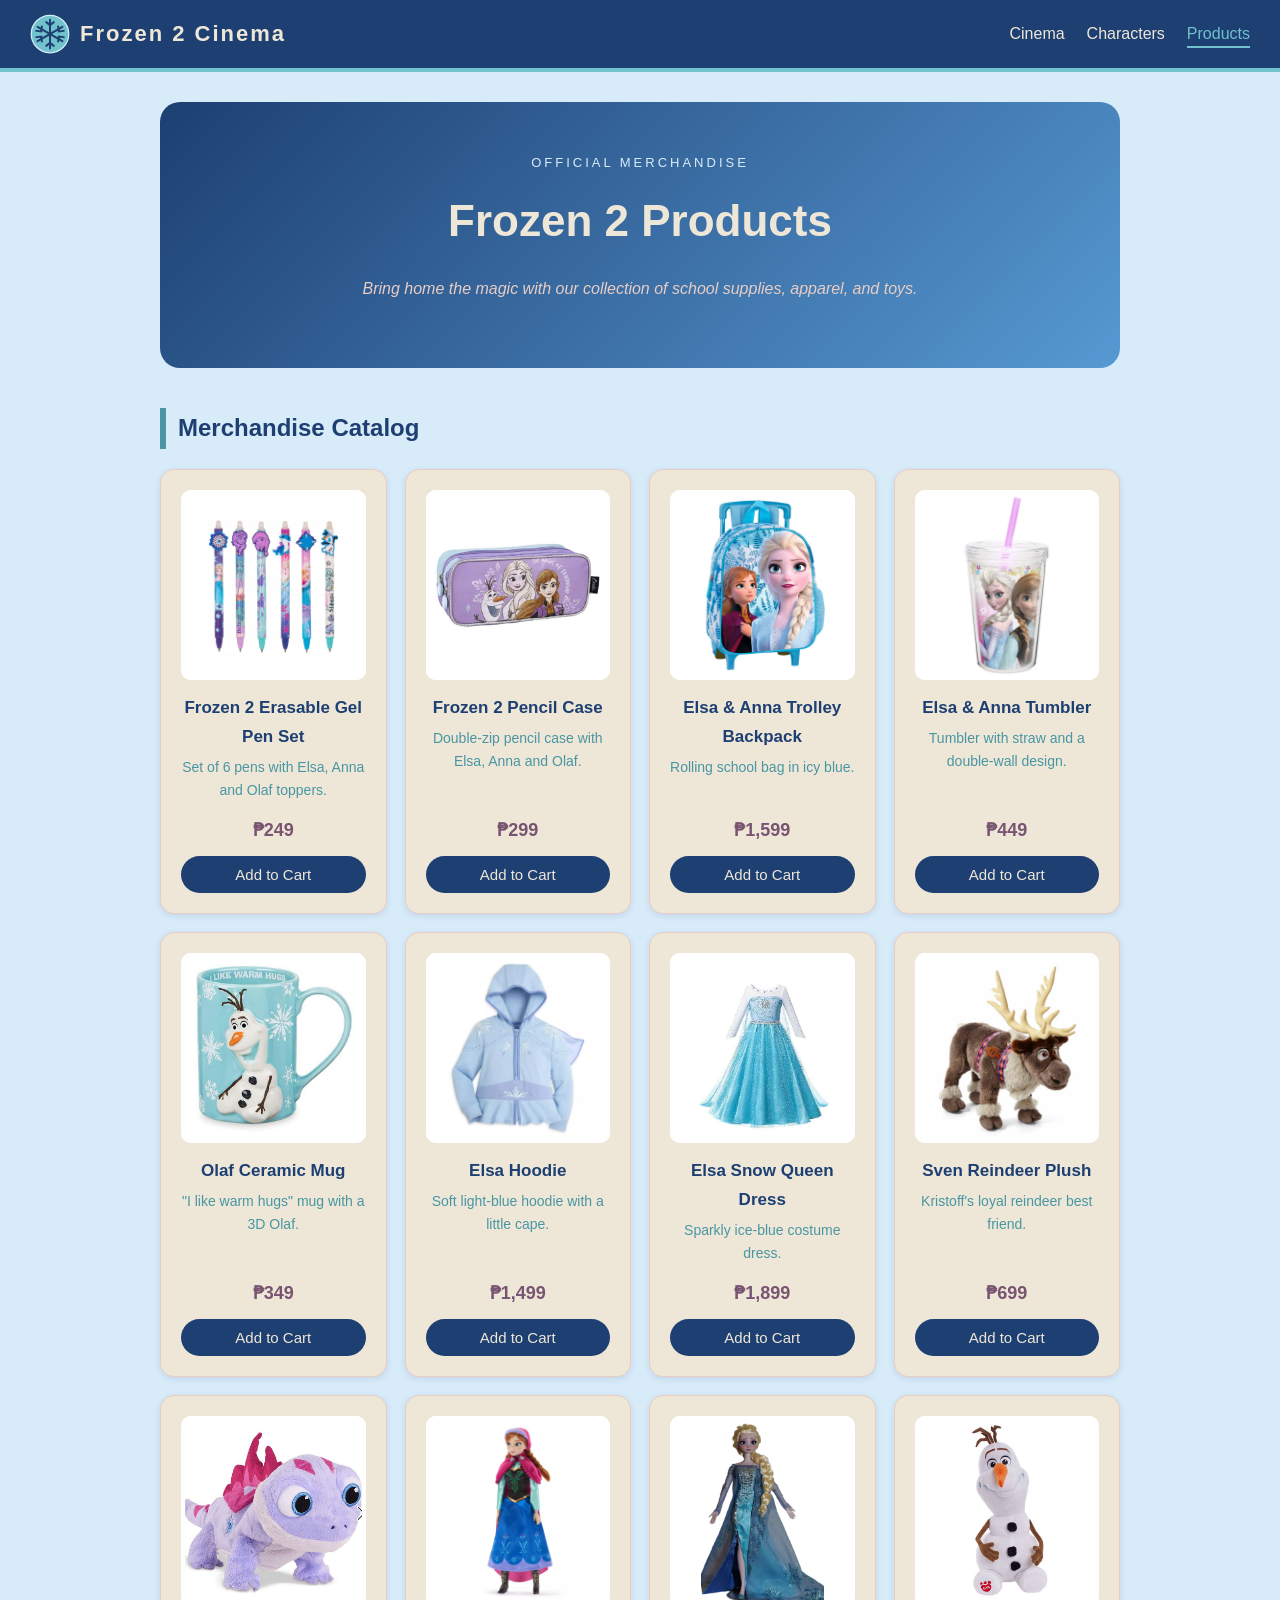
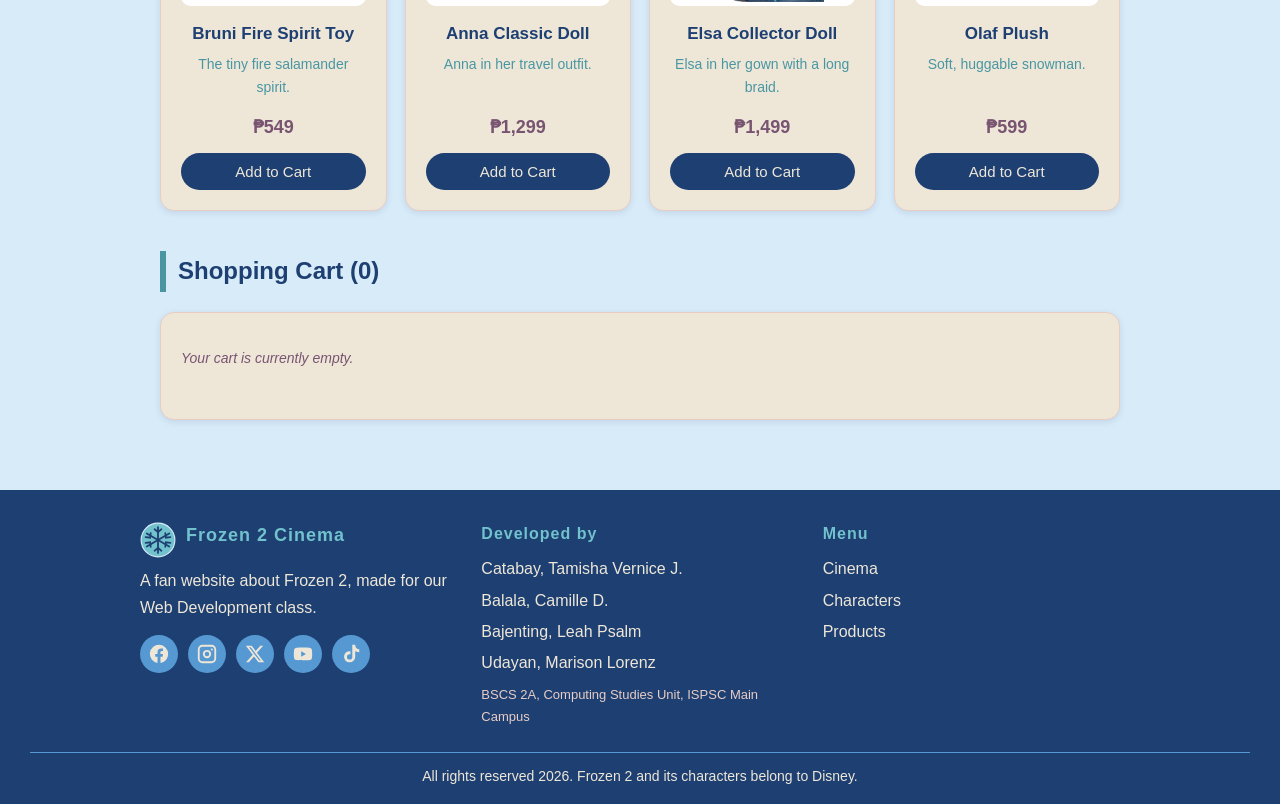
<file: products.html>
<!DOCTYPE html>
<html lang="en">
<head>
    <meta charset="UTF-8">
    <meta name="author" content="Camille">
    <meta name="viewport" content="width=device-width, initial-scale=1.0">
    <title>Products | Frozen 2</title>
    <link rel="stylesheet" href="css/main.css">
    <link rel="stylesheet" href="css/products.css">
</head>
<body>
    <header class="top-header">
        <a class="brand" href="index.html">
            <img class="brand-logo" src="media/logo.svg" alt="Frozen 2 Cinema logo">
            <h1>Frozen 2 Cinema</h1>
        </a>
        <nav class="navbar">
            <ul class="nav-list">
                <li><a href="index.html#cinema">Cinema</a></li>
                <li><a href="characters.html">Characters</a></li>
                <li><a href="products.html" class="active">Products</a></li>
            </ul>
        </nav>
    </header>

    <div class="page-wrap">

        <section class="hero">
            <p class="eyebrow">Official Merchandise</p>
            <h2>Frozen 2 Products</h2>
            <p class="tagline">Bring home the magic with our collection of school supplies, apparel, and toys.</p>
        </section>

        <h2 class="section-title">Merchandise Catalog</h2>
        <section id="productGrid" class="product-grid">
            <!-- Dynamically populated via products.js -->
        </section>

        <h2 class="section-title" id="cart">Shopping Cart (<span id="cartCount">0</span>)</h2>
        <section class="card">
            <p id="cartEmpty" class="note">Your cart is currently empty.</p>

            <div class="table-scroll">
            <table id="cartTable" class="hidden">
                <thead>
                    <tr><th>Item</th><th>Price</th><th>Quantity</th><th>Subtotal</th><th>Action</th></tr>
                </thead>
                <tbody id="cartBody">
                    <!-- Dynamic cart items -->
                </tbody>
            </table>
            </div>

            <div id="cartTotalBox" class="cart-total hidden">
                <strong>Total: <span id="cartTotal">&#8369;0</span></strong>
            </div>

            <div class="cart-actions">
                <button id="clearBtn" class="btn btn-mauve hidden" onclick="clearCart()">Clear Cart</button>
                <button id="checkoutBtn" class="btn hidden" onclick="checkout()">Checkout</button>
            </div>
        </section>
    </div>

    <footer class="footer">
        <div class="footer-grid">
            <div class="footer-col">
                <div class="footer-brand">
                    <img class="brand-logo" src="media/logo.svg" alt="Frozen 2 Cinema logo">
                    <h4>Frozen 2 Cinema</h4>
                </div>
                <p>A fan website about Frozen 2, made for our Web Development class.</p>
                <div class="socials"><a class="social" href="https://www.facebook.com/" target="_blank" rel="noopener" aria-label="Facebook" title="Facebook"><svg viewBox="0 0 24 24" width="22" height="22" fill="currentColor" aria-hidden="true"><path d="M22 12a10 10 0 1 0-11.6 9.9v-7H7.9V12h2.5V9.8c0-2.5 1.5-3.9 3.8-3.9 1.1 0 2.2.2 2.2.2v2.5h-1.3c-1.2 0-1.6.8-1.6 1.6V12h2.8l-.4 2.9h-2.3v7A10 10 0 0 0 22 12z"/></svg></a><a class="social" href="https://www.instagram.com/" target="_blank" rel="noopener" aria-label="Instagram" title="Instagram"><svg viewBox="0 0 24 24" width="22" height="22" fill="currentColor" aria-hidden="true"><path d="M7 2h10a5 5 0 0 1 5 5v10a5 5 0 0 1-5 5H7a5 5 0 0 1-5-5V7a5 5 0 0 1 5-5zm0 2a3 3 0 0 0-3 3v10a3 3 0 0 0 3 3h10a3 3 0 0 0 3-3V7a3 3 0 0 0-3-3H7zm5 3.5a4.5 4.5 0 1 1 0 9 4.5 4.5 0 0 1 0-9zm0 2a2.5 2.5 0 1 0 0 5 2.5 2.5 0 0 0 0-5zM17.3 5.9a1.1 1.1 0 1 1 0 2.2 1.1 1.1 0 0 1 0-2.2z"/></svg></a><a class="social" href="https://x.com/" target="_blank" rel="noopener" aria-label="X" title="X"><svg viewBox="0 0 24 24" width="22" height="22" fill="currentColor" aria-hidden="true"><path d="M17.8 3h3.1l-6.8 7.7L22 21h-6.2l-4.9-6.4L5.3 21H2.2l7.3-8.3L2 3h6.4l4.4 5.8L17.8 3zm-1.1 16.2h1.7L7.3 4.7H5.5l11.2 14.5z"/></svg></a><a class="social" href="https://www.youtube.com/" target="_blank" rel="noopener" aria-label="YouTube" title="YouTube"><svg viewBox="0 0 24 24" width="22" height="22" fill="currentColor" aria-hidden="true"><path d="M21.6 7.2a2.5 2.5 0 0 0-1.8-1.8C18.2 5 12 5 12 5s-6.2 0-7.8.4A2.5 2.5 0 0 0 2.4 7.2C2 8.8 2 12 2 12s0 3.2.4 4.8a2.5 2.5 0 0 0 1.8 1.8C5.8 19 12 19 12 19s6.2 0 7.8-.4a2.5 2.5 0 0 0 1.8-1.8c.4-1.6.4-4.8.4-4.8s0-3.2-.4-4.8zM10 15V9l5.2 3L10 15z"/></svg></a><a class="social" href="https://www.tiktok.com/" target="_blank" rel="noopener" aria-label="TikTok" title="TikTok"><svg viewBox="0 0 24 24" width="22" height="22" fill="currentColor" aria-hidden="true"><path d="M16.6 2h-3.2v13.2a2.9 2.9 0 1 1-2.9-2.9c.3 0 .6 0 .9.1V9a6.1 6.1 0 1 0 5.2 6V8.6a7.5 7.5 0 0 0 4.4 1.4V6.8a4.4 4.4 0 0 1-4.4-4.8z"/></svg></a></div>
            </div>
            <div class="footer-col">
                <h4>Developed by</h4>
                <ul>
                    <li>Catabay, Tamisha Vernice J.</li>
                    <li>Balala, Camille D.</li>
                    <li>Bajenting, Leah Psalm</li>
                    <li>Udayan, Marison Lorenz</li>
                </ul>
                <p class="small">BSCS 2A, Computing Studies Unit, ISPSC Main Campus</p>
            </div>
            <div class="footer-col">
                <h4>Menu</h4>
                <ul>
                    <li><a href="index.html#cinema">Cinema</a></li>
                    <li><a href="characters.html">Characters</a></li>
                    <li><a href="products.html">Products</a></li>
                </ul>
            </div>
        </div>
        <p class="copy">All rights reserved 2026. Frozen 2 and its characters belong to Disney.</p>
    </footer>

    <script src="js/products.js"></script>
</body>
</html>
</file>
<file: css/main.css>
/* ===== Shared styles (used by all pages) ===== */
* { box-sizing: border-box; }

/* Color palette */
:root {
    --navy:   #1D3F72;
    --blue:   #5699D2;
    --sky:    #D8EBF9;
    --teal:   #71C2CC;
    --teal-d: #4996A2;
    --mauve:  #785471;
    --blush:  #E8CDC5;
    --cream:  #EEE7D8;
}

html { scroll-behavior: smooth; scroll-padding-top: 90px; }

body {
    margin: 0;
    font-family: Georgia, Arial, Helvetica, sans-serif;
    line-height: 1.7;
    color: var(--navy);
    background: var(--sky);
}

/* Header + navbar */
.top-header {
    position: sticky;
    top: 0;
    z-index: 100;
    display: flex;
    justify-content: space-between;
    align-items: center;
    flex-wrap: wrap;
    padding: 14px 30px;
    background: var(--navy);
    border-bottom: 4px solid var(--teal);
}
.brand { display: flex; align-items: center; gap: 10px; text-decoration: none; }
.brand-logo { width: 40px; height: 40px; display: block; }
.brand h1 { font-size: 22px; margin: 0; letter-spacing: 2px; color: var(--cream); }

.nav-list { list-style: none; display: flex; gap: 22px; margin: 0; padding: 0; }
.nav-list a { color: var(--cream); text-decoration: none; padding-bottom: 4px; }
.nav-list a:hover,
.nav-list a.active { color: var(--teal); border-bottom: 2px solid var(--teal); }

/* Layout */
.page-wrap { max-width: 1000px; margin: 0 auto; padding: 30px 20px; }

.hero {
    text-align: center;
    padding: 50px 20px;
    border-radius: 20px;
    background: linear-gradient(135deg, var(--navy) 0%, var(--blue) 100%);
    color: var(--cream);
}
.eyebrow { color: var(--sky); text-transform: uppercase; letter-spacing: 3px; font-size: 13px; margin: 0; }
.hero h2 { font-size: 44px; margin: 10px 0; }
.tagline { color: var(--blush); font-style: italic; }

h2.section-title {
    color: var(--navy);
    border-left: 6px solid var(--teal-d);
    padding-left: 12px;
    margin-top: 40px;
}

.card {
    background: var(--cream);
    border: 1px solid var(--blush);
    border-radius: 14px;
    padding: 20px;
    box-shadow: 0 2px 6px rgba(29, 63, 114, 0.12);
}

.btn {
    display: inline-block;
    background: var(--navy);
    color: var(--cream);
    border: none;
    padding: 10px 20px;
    border-radius: 25px;
    font-family: inherit;
    font-size: 15px;
    cursor: pointer;
    text-decoration: none;
}
.btn:hover { background: var(--blue); }

table { width: 100%; border-collapse: collapse; }
th, td { padding: 10px; border-bottom: 1px solid var(--blush); text-align: left; }
th { color: var(--cream); background: var(--teal-d); }

/* Footer layout */
.footer { text-align: left; padding: 30px 30px 15px; background: var(--navy); color: var(--cream); margin-top: 40px; }
.footer-grid { max-width: 1000px; margin: 0 auto; display: grid; grid-template-columns: repeat(3, 1fr); gap: 24px; }
.footer-brand { display: flex; align-items: center; gap: 10px; margin-bottom: 8px; }
.footer-brand h4 { margin: 0; font-size: 18px; }
.footer-brand .brand-logo { width: 36px; height: 36px; }
.socials { display: flex; gap: 10px; margin-top: 14px; }
.footer a.social {
    display: inline-flex; align-items: center; justify-content: center;
    width: 38px; height: 38px; border-radius: 50%;
    background: var(--blue); color: var(--cream);
}
.footer a.social:hover { background: var(--teal); color: var(--navy); text-decoration: none; }
.footer h4 { color: var(--teal); margin: 0 0 8px; letter-spacing: 1px; }
.footer ul { list-style: none; margin: 0; padding: 0; }
.footer li { margin-bottom: 4px; }
.footer a { color: var(--cream); text-decoration: none; }
.footer a:hover { color: var(--teal); text-decoration: underline; }
.footer p { margin: 0; }
.footer .small { font-size: 13px; color: var(--blush); margin-top: 8px; }
.footer .copy { text-align: center; margin-top: 24px; padding-top: 12px; border-top: 1px solid var(--blue); font-size: 14px; }

@media (max-width: 700px) {
    .top-header { flex-direction: column; gap: 10px; position: static; }
    html { scroll-padding-top: 10px; }
    .hero h2 { font-size: 30px; }
    .footer-grid { grid-template-columns: 1fr; }
}

.hidden { display: none; }

/* Video clips */
.video-grid { display: grid; grid-template-columns: repeat(auto-fit, minmax(300px, 1fr)); gap: 20px; }
.video-frame { position: relative; padding-top: 56.25%; max-width: 720px; margin: 0 auto; }
.video-frame iframe { position: absolute; top: 0; left: 0; width: 100%; height: 100%; border: 0; border-radius: 10px; }
.video-frame video { position: absolute; top: 0; left: 0; width: 100%; height: 100%; border-radius: 10px; background: var(--navy); }

.video-grid .card h3 { margin-top: 0; }
.featured-video { grid-column: 1 / -1; }
.featured-video .video-frame { max-width: 900px; }

/* Teaser trailer placeholder */
.video-placeholder {
    position: absolute; top: 0; left: 0; width: 100%; height: 100%;
    display: flex; flex-direction: column; align-items: center; justify-content: center;
    border-radius: 10px; border: 3px dashed var(--teal-d);
    background: var(--sky); color: var(--navy); text-align: center;
}
.video-placeholder span { font-size: 48px; }
.video-placeholder p { margin: 4px 0; font-size: 20px; font-weight: bold; }
.video-placeholder small { color: var(--mauve); }

/* ===== Custom Modal Popup ===== */
.custom-modal-overlay {
  position: fixed;
  top: 0;
  left: 0;
  width: 100%;
  height: 100%;
  background: rgba(0, 0, 0, 0.5);
  display: flex;
  align-items: center;
  justify-content: center;
  z-index: 1000;
}

.custom-modal {
  background: var(--cream);
  border: 2px solid var(--teal-d);
  padding: 30px;
  border-radius: 14px;
  text-align: center;
  max-width: 400px;
  width: 90%;
  box-shadow: 0 4px 15px rgba(0, 0, 0, 0.2);
}

.custom-modal p {
  color: var(--navy);
  font-size: 16px;
  margin-bottom: 20px;
  line-height: 1.5;
}

.custom-modal .btn {
  padding: 8px 24px;
}

/* ===== Extra shared pieces ===== */
.btn-light { background: var(--cream); color: var(--navy); margin-top: 8px; }
.btn-light:hover { background: var(--teal); color: var(--navy); }
.btn-mauve { background: var(--mauve); }
.table-scroll { overflow-x: auto; }
.section-intro { max-width: 800px; }

/* Feature page: hero with artwork */
.hero-split { display: flex; align-items: center; justify-content: space-between; gap: 24px; text-align: left; padding: 30px 40px; }
.hero-text { flex: 1 1 320px; }
.hero-art { display: flex; gap: 14px; flex: 0 1 300px; }
.hero-art img { width: 50%; height: 260px; object-fit: cover; object-position: center 15%; border-radius: 12px; border: 3px solid var(--sky); box-shadow: 0 4px 12px rgba(0,0,0,0.3); }
@media (max-width: 700px) {
    .hero-split { flex-direction: column; text-align: center; padding: 30px 20px; }
    .hero-art { width: 100%; justify-content: center; }
}

.info-layout { display: grid; grid-template-columns: 1fr 1.4fr; gap: 20px; align-items: start; }
.info-gallery { display: grid; grid-template-columns: repeat(3, 1fr); gap: 8px; }
.info-gallery img { width: 100%; height: 190px; object-fit: cover; object-position: center 20%; border-radius: 10px; }
@media (max-width: 800px) { .info-layout { grid-template-columns: 1fr; } }

.highlight-grid { display: grid; grid-template-columns: repeat(auto-fit, minmax(220px, 1fr)); gap: 18px; }
.highlight { text-align: center; }
.highlight h3 { margin: 6px 0; }
.highlight p { margin: 0; font-size: 15px; }
.hl-icon { font-size: 38px; }

.person-grid { display: grid; grid-template-columns: repeat(auto-fit, minmax(140px, 1fr)); gap: 16px; }
.person-card { text-align: center; padding: 14px; }
.person-photo { width: 100%; aspect-ratio: 1 / 1; border-radius: 12px; overflow: hidden; background: var(--sky); margin-bottom: 8px; }
.person-photo img { width: 100%; height: 100%; object-fit: cover; object-position: center 20%; }
.person-card h3 { margin: 4px 0 0; font-size: 16px; }
.person-card .job { color: var(--mauve); margin: 0; font-size: 14px; }

.schedule td:first-child { font-weight: bold; }
.time { display: inline-block; background: var(--teal); color: var(--navy); border-radius: 14px; padding: 0 10px; margin: 2px 6px 2px 0; font-size: 14px; white-space: nowrap; }

.note { color: var(--mauve); font-style: italic; font-size: 14px; }
</file>
<file: css/characters.css>
/* ===== Characters page ===== */
.char-grid {
  display: grid;
  grid-template-columns: repeat(auto-fit, minmax(280px, 1fr));
  gap: 20px;
}
.char-card { text-align: center; }

.avatar {
  position: relative;
  overflow: hidden;
  width: 200px;
  height: 270px;
  margin: 0 auto 10px;
  border-radius: 14px;
  display: flex;
  align-items: center;
  justify-content: center;
  font-size: 40px;
  background: linear-gradient(135deg, var(--teal), var(--blue));
}
.avatar img {
  position: absolute;
  top: 0;
  left: 0;
  width: 100%;
  height: 100%;
  object-fit: cover;
  object-position: center 20%;
}

.char-card h3 { margin: 6px 0 0; }
.role {
  display: inline-block;
  font-size: 12px;
  text-transform: uppercase;
  letter-spacing: 2px;
  padding: 2px 12px;
  border-radius: 20px;
  margin: 6px 0 12px;
}
.role.protagonist { background: var(--teal);  color: var(--navy); }
.role.supporting  { background: var(--blush); color: var(--mauve); }
.role.antagonist  { background: var(--mauve); color: var(--cream); }

.char-card p { text-align: left; margin: 0; }
.char-card ul { text-align: left; color: var(--teal-d); }

.antagonist-card { 
  border: 2px solid var(--mauve); 
  grid-column: 1 / -1; 
}
.antagonist-card .avatar { background: linear-gradient(135deg, var(--mauve), var(--blush)); }
.antagonist-card p, .antagonist-card ul { max-width: 700px; margin-left: auto; margin-right: auto; }

/* ===== Crew Avatar Styling ===== */
.crew-avatar {
  position: relative;
  overflow: hidden;
  width: 90px;
  height: 90px;
  margin: 0 auto 10px;
  border-radius: 50%;
  display: flex;
  align-items: center;
  justify-content: center;
  font-size: 38px;
  background: linear-gradient(135deg, var(--teal), var(--blue));
}
.crew-avatar img {
  position: absolute;
  top: 0;
  left: 0;
  width: 100%;
  height: 100%;
  object-fit: cover;
  object-position: center top;
}

/* ===== Cast & Crew section ===== */
.crew-grid {
  display: grid;
  grid-template-columns: repeat(auto-fit, minmax(240px, 1fr));
  gap: 20px;
}
.crew-card { text-align: center; }
.crew-card .icon { font-size: 38px; }
.crew-card h3 { margin: 6px 0 0; color: var(--navy); }
.crew-card .job { color: var(--mauve); margin: 0 0 8px; font-size: 14px; letter-spacing: 1px; }


.facts li { margin-bottom: 6px; }
.voiced { color: var(--mauve); font-size: 14px; font-style: italic; text-align: center !important; margin-bottom: 8px !important; }

.char-grid.two { grid-template-columns: repeat(2, 1fr); }
@media (max-width: 700px) { .char-grid.two { grid-template-columns: 1fr; } }
</file>
<file: css/products.css>
/* ===== Products page ===== */
.product-grid {
  display: grid;
  grid-template-columns: repeat(4, 1fr);   /* 4 columns x 3 rows = 12 products */
  gap: 18px;
}
.product-card { text-align: center; display: flex; flex-direction: column; }

.product-img {
  position: relative;
  overflow: hidden;
  height: 190px;
  background: #fff;
  border-radius: 10px;
  display: flex;
  align-items: center;
  justify-content: center;
  font-size: 56px;
  margin-bottom: 10px;
}
.product-img img {
  position: absolute;
  top: 0;
  left: 0;
  width: 100%;
  height: 100%;
  object-fit: contain;
  background: #fff;
  padding: 4px;
}

.product-card h3 { margin: 4px 0; font-size: 17px; }
.product-card .desc { font-size: 14px; color: var(--teal-d); margin: 0 0 8px; flex-grow: 1; }
.price { font-weight: bold; color: var(--mauve); font-size: 18px; margin: 4px 0 10px; }
.product-card .btn { width: 100%; }
.product-card .btn.added { background: var(--teal-d); }

.cart-total { text-align: right; font-size: 20px; margin-top: 20px; }
.cart-actions { margin-top: 15px; display: flex; gap: 10px; justify-content: flex-end; }
.qty-btn {
  width: 26px; height: 26px;
  border: none; border-radius: 50%;
  background: var(--navy); color: var(--cream);
  cursor: pointer;
}
.qty-btn:hover { background: var(--blue); }
.remove-btn { background: var(--mauve); }

@media (max-width: 900px) { .product-grid { grid-template-columns: repeat(2, 1fr); } }
@media (max-width: 500px) { .product-grid { grid-template-columns: 1fr; } }
</file>
